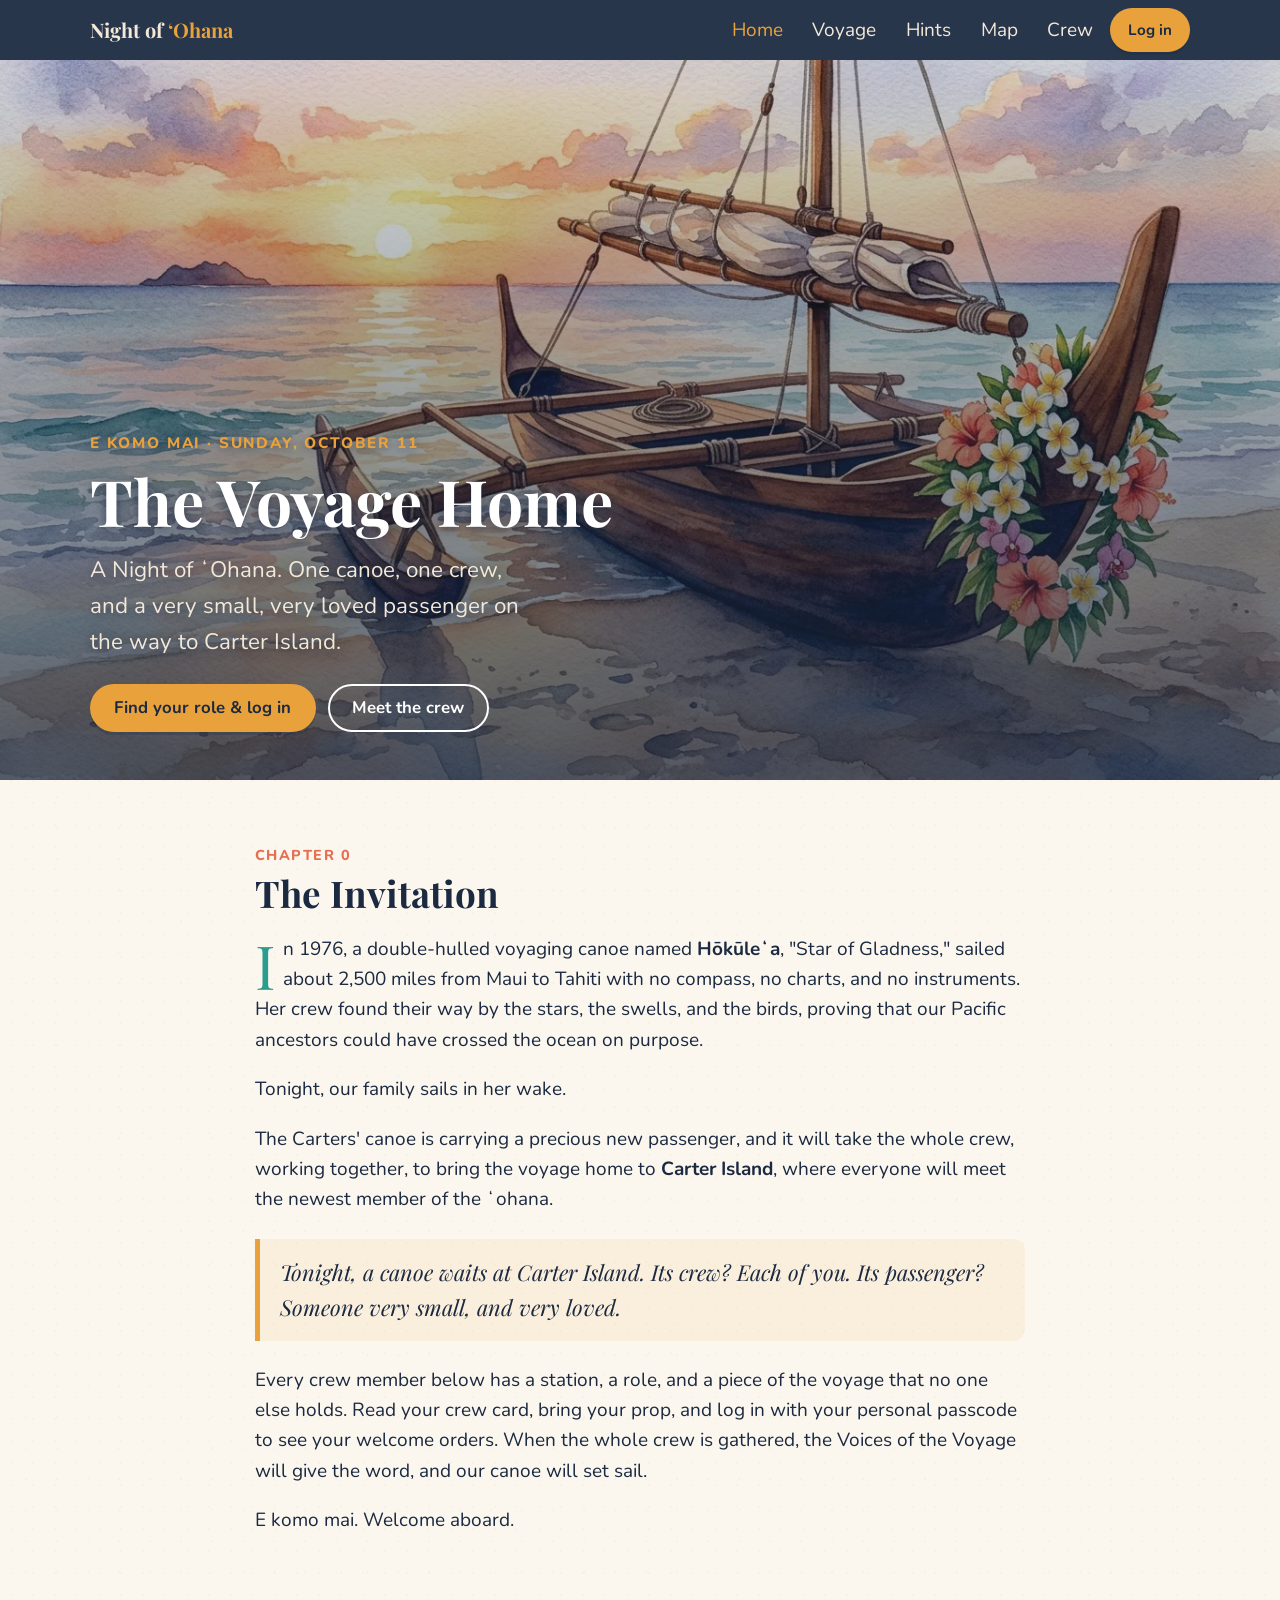
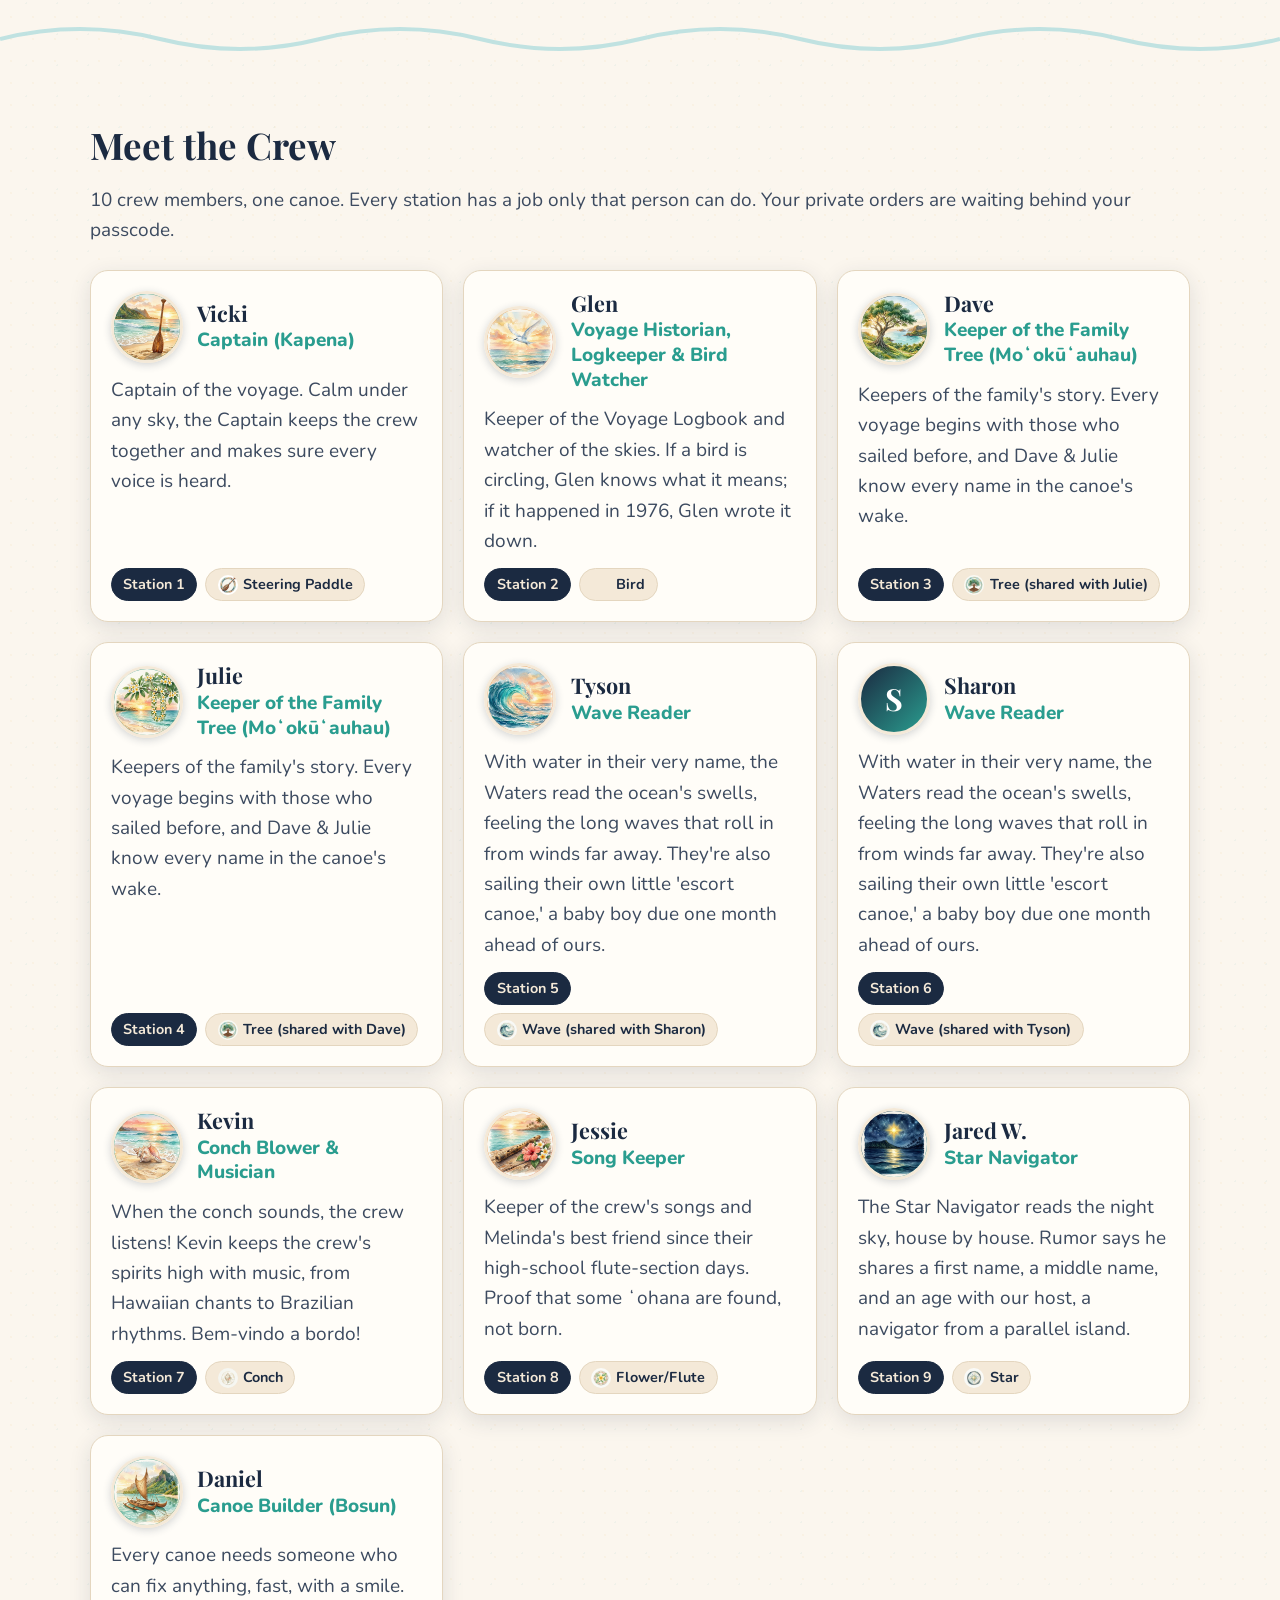
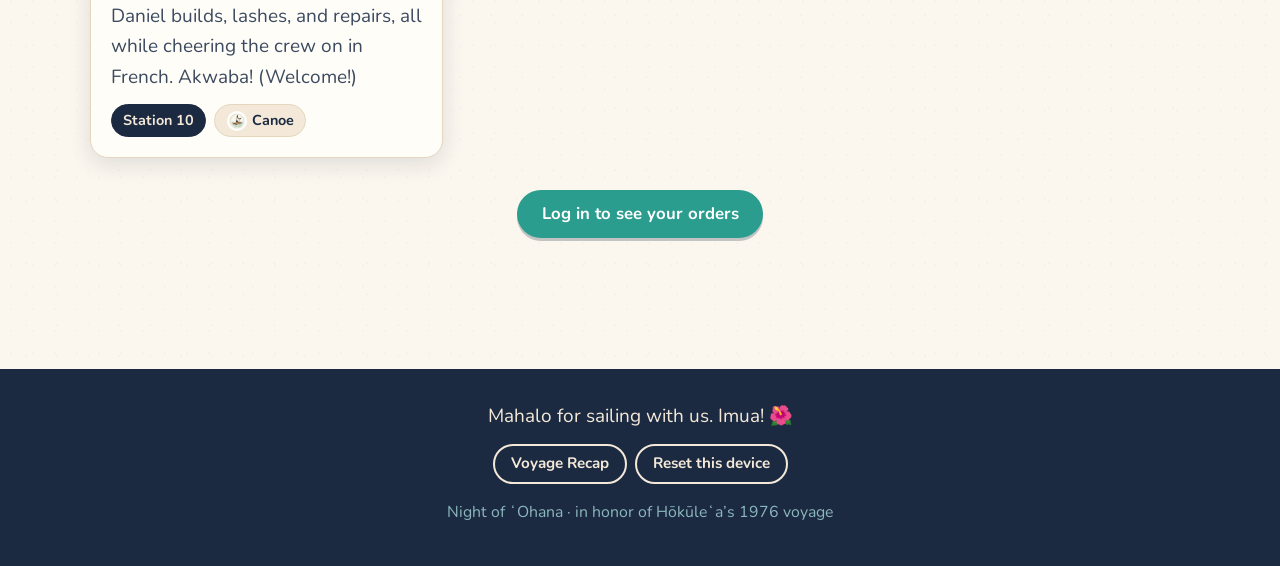
<file: index.html>
<!doctype html>
<html lang="en">
<head>
  <meta charset="utf-8">
  <meta name="viewport" content="width=device-width, initial-scale=1, viewport-fit=cover">
  <title>The Voyage Home · Night of ʻOhana</title>
  <meta name="description" content="A Night of ʻOhana: the crew sails in Hōkūleʻa's wake to Carter Island.">
  <meta name="robots" content="noindex, nofollow">
  <meta name="theme-color" content="#1B2A41">
  <link rel="icon" href="data:image/svg+xml,%3Csvg xmlns='http://www.w3.org/2000/svg' viewBox='0 0 100 100'%3E%3Ctext y='.9em' font-size='90'%3E%F0%9F%8C%BA%3C/text%3E%3C/svg%3E">
  <link rel="manifest" href="manifest.json">
  <meta name="apple-mobile-web-app-capable" content="yes">
  <meta name="apple-mobile-web-app-status-bar-style" content="black-translucent">
  <meta name="apple-mobile-web-app-title" content="ʻOhana Voyage">
  <link rel="preconnect" href="https://fonts.googleapis.com">
  <link rel="preconnect" href="https://fonts.gstatic.com" crossorigin>
  <link rel="stylesheet" href="https://fonts.googleapis.com/css2?family=Nunito:wght@400;700;800&family=Playfair+Display:ital,wght@0,600;0,700;1,600&display=swap">
  <link rel="stylesheet" href="css/style.css">
  <script type="module" src="js/index.js"></script>
</head>
<body>
  <a class="sr-only" href="#intro">Skip to the story</a>

  <header class="site-header">
    <div class="container">
      <a class="brand" href="./">Night of <span>ʻOhana</span></a>
      <nav class="site-nav" aria-label="Main">
        <a href="./" aria-current="page">Home</a>
        <a href="voyage.html">Voyage</a>
        <a href="hints.html">Hints</a>
        <a href="map.html">Map</a>
        <a href="#crew">Crew</a>
        <a id="login-link" class="btn btn-small" href="me.html">Log in</a>
      </nav>
    </div>
  </header>

  <main>
    <section class="hero" id="hero" aria-labelledby="hero-title">
      <!-- Placeholder art until the watercolor hero (assets/img/ch00.webp) exists. -->
      <svg class="hero-art" viewBox="0 0 1200 700" preserveAspectRatio="xMidYMax slice" aria-hidden="true">
        <g fill="#F4E9D8">
          <circle cx="140" cy="90" r="2"/><circle cx="260" cy="150" r="1.6"/><circle cx="420" cy="70" r="2.2"/>
          <circle cx="610" cy="120" r="1.5"/><circle cx="780" cy="60" r="2"/><circle cx="930" cy="140" r="1.7"/>
          <circle cx="1080" cy="80" r="2.3"/><circle cx="1010" cy="200" r="1.4"/><circle cx="330" cy="230" r="1.3"/>
        </g>
        <circle cx="600" cy="505" r="95" fill="#E9A23B" opacity="0.9"/>
        <g class="swell s2" fill="#1f6f68" opacity="0.85">
          <path d="M-60 560 Q 90 535 240 560 T 540 560 T 840 560 T 1140 560 T 1440 560 V 700 H -60 Z"/>
        </g>
        <g class="canoe" fill="#1B2A41">
          <!-- double-hulled canoe with two crab-claw sails -->
          <path d="M470 560 Q 600 585 735 552 L 728 566 Q 600 600 478 572 Z"/>
          <path d="M488 548 Q 600 568 718 542 L 712 553 Q 600 580 494 559 Z" opacity="0.85"/>
          <rect x="500" y="540" width="200" height="6" rx="3"/>
          <path d="M560 545 L 520 410 Q 560 440 590 400 Z"/>
          <path d="M640 545 L 610 430 Q 645 455 672 420 Z"/>
          <rect x="558" y="420" width="4" height="125"/>
          <rect x="638" y="440" width="4" height="105"/>
        </g>
        <g class="swell" fill="#2A9D8F">
          <path d="M-60 600 Q 110 575 280 600 T 620 600 T 960 600 T 1300 600 T 1640 600 V 700 H -60 Z"/>
        </g>
        <path d="M0 655 Q 300 630 600 650 T 1200 645 V 700 H 0 Z" fill="#F4E9D8" opacity="0.9"/>
      </svg>

      <div class="container hero-content">
        <p class="eyebrow">E komo mai · Sunday, October 11</p>
        <h1 id="hero-title">The Voyage Home</h1>
        <p class="lede">A Night of ʻOhana. One canoe, one crew, and a very small, very loved passenger on the way to Carter Island.</p>
        <div class="hero-actions">
          <a class="btn" href="me.html">Find your role &amp; log in</a>
          <a class="btn btn-ghost" href="#crew">Meet the crew</a>
        </div>
      </div>
    </section>

    <section id="intro" class="section" aria-labelledby="intro-title">
      <div class="container prose">
        <p class="chapter-label">Chapter 0</p>
        <h2 id="intro-title">The Invitation</h2>
        <div id="intro-body" class="story">
          <p>In 1976, a double-hulled canoe named <strong>Hōkūleʻa</strong> (“Star of Gladness”) sailed 2,500 miles from Maui to Tahiti with no compass, no charts, and no instruments, proving that ancestors could have crossed the Pacific on purpose, guided by stars, swells, and birds.</p>
          <p>Tonight the family sails in her wake. The Carters’ canoe carries a precious new passenger, and only the whole crew working together can bring the voyage home to <strong>Carter Island</strong>, where everyone will meet the newest member of the ʻohana.</p>
          <blockquote><p>Tonight, a canoe waits at Carter Island. Its crew? Each of you. Its passenger? Someone very small, and very loved.</p></blockquote>
        </div>
      </div>
    </section>

    <div class="wave-divider" aria-hidden="true">
      <svg viewBox="0 0 1200 40" preserveAspectRatio="none"><path d="M0 20 Q 75 0 150 20 T 300 20 T 450 20 T 600 20 T 750 20 T 900 20 T 1050 20 T 1200 20" fill="none" stroke="currentColor" stroke-width="4"/></svg>
    </div>

    <section id="crew" class="section" aria-labelledby="crew-title">
      <div class="container">
        <h2 id="crew-title">Meet the Crew</h2>
        <p class="muted"><span id="crew-count">10</span> crew members, one canoe. Every station has a job only that person can do. Your private orders are waiting behind your passcode.</p>
        <div id="crew-grid" class="crew-grid" aria-live="polite">
          <p class="muted">Gathering the crew…</p>
        </div>
        <noscript><p class="msg-error">Please turn on JavaScript to see the crew.</p></noscript>
        <p class="center" style="margin-top:2rem"><a class="btn btn-teal" href="me.html">Log in to see your orders</a></p>
      </div>
    </section>
  </main>

  <footer class="site-footer">
    <div class="container">
      <p>Mahalo for sailing with us. Imua! 🌺</p>
      <div class="footer-actions">
        <a href="recap.html" class="btn btn-ghost btn-small">Voyage Recap</a>
        <button id="reset-btn" class="btn btn-ghost btn-small" type="button">Reset this device</button>
      </div>
      <small>Night of ʻOhana · in honor of Hōkūleʻa’s 1976 voyage</small>
    </div>
  </footer>
</body>
</html>
</file>
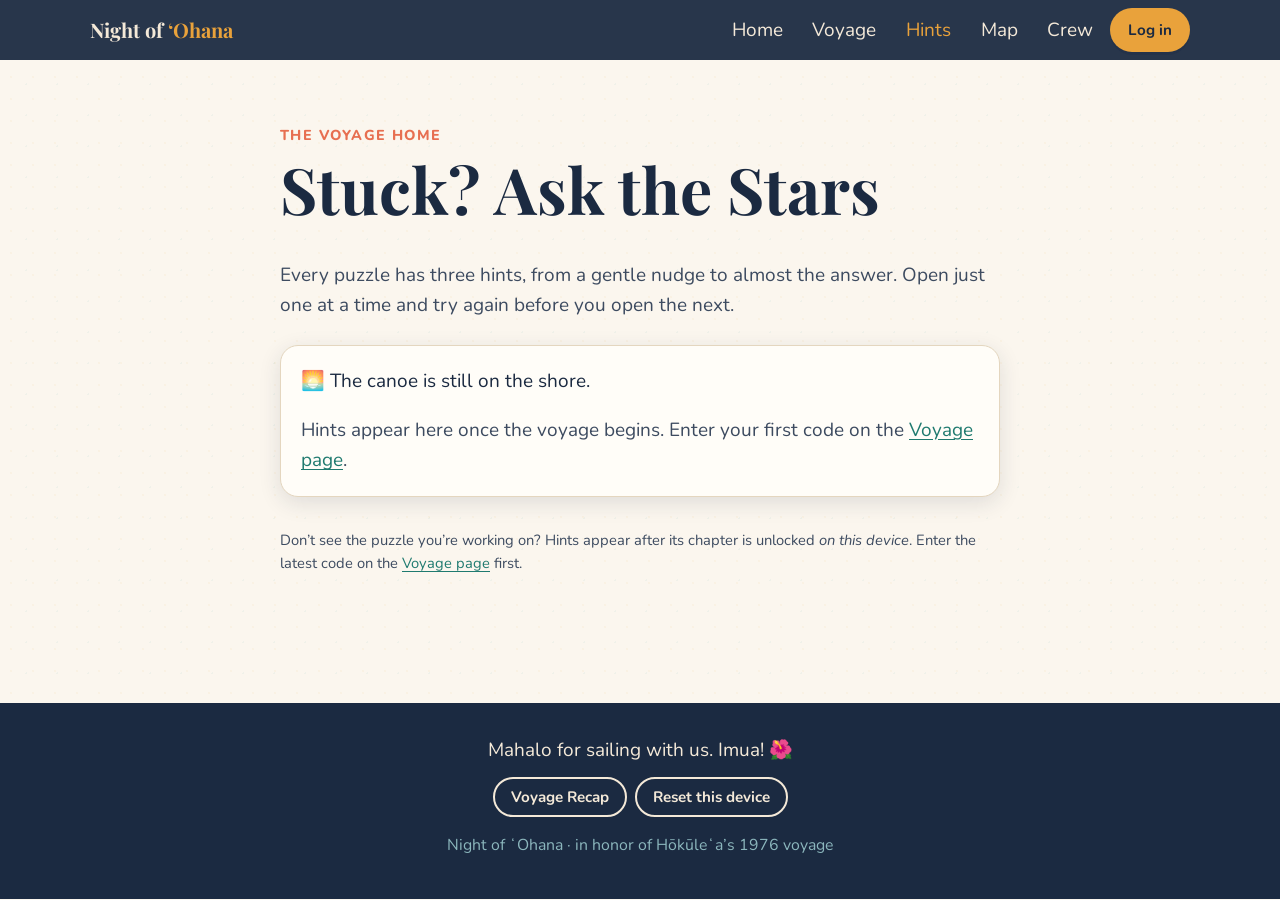
<file: hints.html>
<!doctype html>
<html lang="en">
<head>
  <meta charset="utf-8">
  <meta name="viewport" content="width=device-width, initial-scale=1, viewport-fit=cover">
  <title>Hints · Night of ʻOhana</title>
  <meta name="description" content="Stuck on a puzzle? Open a hint, one small step at a time.">
  <meta name="robots" content="noindex, nofollow">
  <meta name="theme-color" content="#1B2A41">
  <link rel="icon" href="data:image/svg+xml,%3Csvg xmlns='http://www.w3.org/2000/svg' viewBox='0 0 100 100'%3E%3Ctext y='.9em' font-size='90'%3E%F0%9F%8C%BA%3C/text%3E%3C/svg%3E">
  <link rel="manifest" href="manifest.json">
  <meta name="apple-mobile-web-app-capable" content="yes">
  <meta name="apple-mobile-web-app-status-bar-style" content="black-translucent">
  <meta name="apple-mobile-web-app-title" content="ʻOhana Voyage">
  <link rel="preconnect" href="https://fonts.googleapis.com">
  <link rel="preconnect" href="https://fonts.gstatic.com" crossorigin>
  <link rel="stylesheet" href="https://fonts.googleapis.com/css2?family=Nunito:wght@400;700;800&family=Playfair+Display:ital,wght@0,600;0,700;1,600&display=swap">
  <link rel="stylesheet" href="css/style.css">
  <script type="module" src="js/hints.js"></script>
</head>
<body>
  <a class="sr-only" href="#main">Skip to the hints</a>

  <header class="site-header">
    <div class="container">
      <a class="brand" href="./">Night of <span>ʻOhana</span></a>
      <nav class="site-nav" aria-label="Main">
        <a href="./">Home</a>
        <a href="voyage.html">Voyage</a>
        <a href="hints.html" aria-current="page">Hints</a>
        <a href="map.html">Map</a>
        <a href="./#crew">Crew</a>
        <a id="login-link" class="btn btn-small" href="me.html">Log in</a>
      </nav>
    </div>
  </header>

  <main id="main" class="section">
    <div class="container narrow">
      <p class="chapter-label">The Voyage Home</p>
      <h1>Stuck? Ask the Stars</h1>
      <p class="muted">Every puzzle has three hints, from a gentle nudge to almost the answer. Open just one at a time and try again before you open the next.</p>

      <div id="hint-list" class="hint-list" aria-live="polite">
        <p class="muted">Reading the stars…</p>
      </div>

      <p class="muted small hint-footnote">Don’t see the puzzle you’re working on? Hints appear after its chapter is unlocked <em>on this device</em>. Enter the latest code on the <a href="voyage.html">Voyage page</a> first.</p>

      <noscript><p class="msg-error">Please turn on JavaScript to see the hints.</p></noscript>
    </div>
  </main>

  <footer class="site-footer">
    <div class="container">
      <p>Mahalo for sailing with us. Imua! 🌺</p>
      <div class="footer-actions">
        <a href="recap.html" class="btn btn-ghost btn-small">Voyage Recap</a>
        <button id="reset-btn" class="btn btn-ghost btn-small" type="button">Reset this device</button>
      </div>
      <small>Night of ʻOhana · in honor of Hōkūleʻa’s 1976 voyage</small>
    </div>
  </footer>
</body>
</html>
</file>
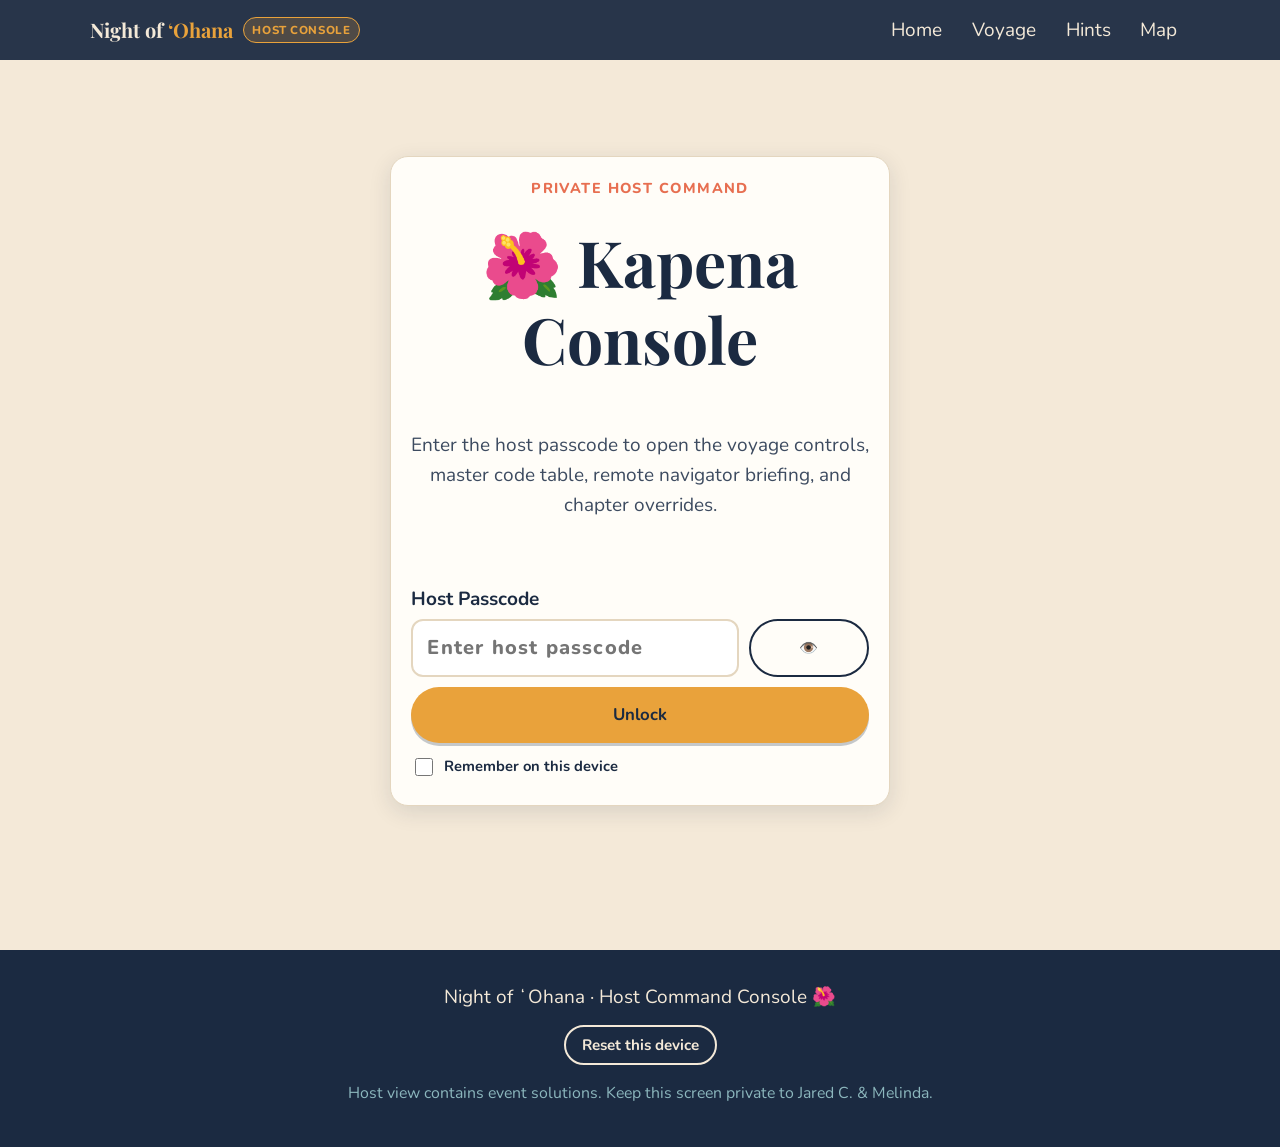
<file: host.html>
<!doctype html>
<html lang="en">
<head>
  <meta charset="utf-8">
  <meta name="viewport" content="width=device-width, initial-scale=1, viewport-fit=cover">
  <title>Host Console · Night of ʻOhana</title>
  <meta name="description" content="Host controls, master puzzle checklist, remote navigator briefing, and contingency notes for Jared C. and Melinda.">
  <meta name="robots" content="noindex, nofollow">
  <meta name="theme-color" content="#1B2A41">
  <link rel="icon" href="data:image/svg+xml,%3Csvg xmlns='http://www.w3.org/2000/svg' viewBox='0 0 100 100'%3E%3Ctext y='.9em' font-size='90'%3E%F0%9F%8C%BA%3C/text%3E%3C/svg%3E">
  <link rel="manifest" href="manifest.json">
  <meta name="apple-mobile-web-app-capable" content="yes">
  <meta name="apple-mobile-web-app-status-bar-style" content="black-translucent">
  <meta name="apple-mobile-web-app-title" content="ʻOhana Voyage">
  <link rel="preconnect" href="https://fonts.googleapis.com">
  <link rel="preconnect" href="https://fonts.gstatic.com" crossorigin>
  <link rel="stylesheet" href="https://fonts.googleapis.com/css2?family=Nunito:wght@400;700;800&family=Playfair+Display:ital,wght@0,600;0,700;1,600&display=swap">
  <link rel="stylesheet" href="css/style.css">
  <script type="module" src="js/host.js"></script>
  <script>
    if (window.location.protocol === 'file:') {
      document.addEventListener('DOMContentLoaded', () => {
        const loading = document.getElementById('loading');
        if (loading) {
          loading.innerHTML = `
            <div class="card" style="max-width: 580px; margin: 2rem auto; text-align: left; padding: 2rem; border: 2px solid #E28445; border-radius: 16px; background: rgba(27, 42, 65, 0.95); box-shadow: 0 12px 36px rgba(0,0,0,0.4);">
              <p class="chapter-label" style="color: #E28445; margin-bottom: 0.5rem; text-transform: uppercase; font-size: 0.85rem; letter-spacing: 0.05em;">🌺 Night of ʻOhana · Host Console</p>
              <h2 style="margin-top: 0; color: #FFFDF8; font-family: 'Playfair Display', Georgia, serif;">Local Web Server Required</h2>
              <p style="color: #F4E9D8; font-size: 0.95rem; line-height: 1.6;">Browsers block Web Crypto client-side decryption and JavaScript modules when opening files directly from the filesystem (<code>file:///</code>).</p>
              <div style="background: rgba(0,0,0,0.25); border-left: 3px solid #4FB0C6; padding: 1rem; border-radius: 6px; margin: 1.25rem 0;">
                <p style="margin: 0 0 0.5rem 0; font-weight: bold; color: #A8DADC;">How to open the console:</p>
                <ol style="margin: 0; padding-left: 1.25rem; color: #F4E9D8; line-height: 1.8;">
                  <li>Open your terminal in this repository folder</li>
                  <li>Run: <code style="background: #1B2A41; padding: 2px 6px; border-radius: 4px; color: #E9A23B;">npm run serve</code></li>
                  <li>Then visit: <a href="http://localhost:8080/host.html" style="color: #4FB0C6; font-weight: bold; text-decoration: underline;">http://localhost:8080/host.html</a></li>
                </ol>
              </div>
              <div style="display: flex; gap: 0.75rem; flex-wrap: wrap; margin-top: 1.25rem;">
                <a href="http://localhost:8080/host.html" class="btn" style="text-decoration: none; padding: 0.6rem 1.2rem; background: #2A9D8F; color: #fff; border-radius: 8px; font-weight: bold; display: inline-block;">Open localhost:8080</a>
                <a href="https://zowper.github.io/ohana-voyage/host.html" target="_blank" class="btn btn-ghost" style="text-decoration: none; padding: 0.6rem 1.2rem; border: 1px solid rgba(255,255,255,0.3); color: #F4E9D8; border-radius: 8px; display: inline-block;">Open on GitHub Pages</a>
              </div>
            </div>
          `;
        }
      });
    }
  </script>
</head>
<body class="host-page">
  <header class="site-header">
    <div class="container host-header-inner">
      <div class="brand-group">
        <a class="brand" href="./">Night of <span>ʻOhana</span></a>
        <span class="badge badge-host">Host Console</span>
      </div>
      <nav class="site-nav" aria-label="Main">
        <a href="./">Home</a>
        <a href="voyage.html">Voyage</a>
        <a href="hints.html">Hints</a>
        <a href="map.html">Map</a>
        <button id="lock-btn" class="btn btn-ghost btn-small hidden" type="button">Lock</button>
      </nav>
    </div>
  </header>

  <main id="main">
    <div id="loading" class="section container narrow text-center">
      <p class="muted">Checking host credentials…</p>
    </div>

    <!-- Login View (Locked state) -->
    <div id="login-view" class="section container narrow hidden">
      <div class="card login-card">
        <p class="chapter-label">Private Host Command</p>
        <h1>🌺 Kapena Console</h1>
        <p class="muted">Enter the host passcode to open the voyage controls, master code table, remote navigator briefing, and chapter overrides.</p>

        <form id="host-login-form" class="host-login-form" novalidate autocomplete="off">
          <label for="host-passcode-input">Host Passcode</label>
          <div class="code-row">
            <input id="host-passcode-input" name="passcode" type="password"
                   autocomplete="current-password" autocorrect="off" autocapitalize="none" spellcheck="false"
                   placeholder="Enter host passcode" aria-describedby="login-msg">
            <button id="toggle-pwd-btn" class="btn btn-ghost btn-small" type="button" aria-label="Show passcode">👁️</button>
            <button id="host-login-btn" class="btn" type="submit">Unlock</button>
          </div>
          <div class="remember-row">
            <label class="checkbox-label">
              <input id="remember-host" type="checkbox"> Remember on this device
            </label>
          </div>
          <p id="login-msg" class="code-msg" role="status" aria-live="polite"></p>
        </form>
      </div>
    </div>

    <!-- Dashboard View (Unlocked state) -->
    <div id="dashboard-view" class="section container hidden">
      <!-- Welcome / Host Status Header -->
      <section class="card host-hero-card" aria-labelledby="host-heading">
        <div class="host-hero-content">
          <div>
            <p class="chapter-label">The Voyage Home · Command Center</p>
            <h1 id="host-heading">Host Console</h1>
            <p id="host-greeting" class="muted">Aloha, Jared C. &amp; Melinda!</p>
          </div>
          <div id="device-sync-badge" class="device-status-badge">
            <span class="status-indicator"></span>
            <span id="device-status-text">Checking device status…</span>
          </div>
        </div>

        <nav class="host-quick-nav" aria-label="Host sections">
          <a class="host-nav-pill" href="#section-overrides">⚡ Overrides</a>
          <a class="host-nav-pill" href="#section-checklist">📋 Checklist &amp; Codes</a>
          <a class="host-nav-pill" href="#section-remote">📱 Remote Navigator</a>
          <a class="host-nav-pill" href="#section-crew">👥 Crew Passcodes</a>
          <a class="host-nav-pill" href="#section-vault">🧩 Puzzle Vault</a>
          <a class="host-nav-pill" href="#section-contingencies">🛟 Contingencies</a>
        </nav>
      </section>

      <!-- Section: Device Overrides ("Unlock up to chapter N") -->
      <section id="section-overrides" class="card host-section" aria-labelledby="overrides-heading">
        <div class="section-title-row">
          <div>
            <span class="section-tag">Device Controls</span>
            <h2 id="overrides-heading">⚡ Voyage Overrides &amp; TV Sync</h2>
          </div>
        </div>
        <p class="muted">
          Need to catch up this phone, the TV map screen, or test future acts? Select a target chapter to unlock every chapter up to that point on this device.
        </p>

        <div class="override-panel">
          <div class="override-controls">
            <div class="override-select-group">
              <label for="override-chapter-select">Unlock all chapters up to:</label>
              <select id="override-chapter-select" aria-label="Select target chapter">
                <option value="1">Chapter 1: Embark</option>
                <option value="2">Chapter 2: The Voyage Begins</option>
                <option value="3">Chapter 3: The Land Birds</option>
                <option value="4">Chapter 4: Roots in the Ocean</option>
                <option value="5">Chapter 5: Reading the Swells</option>
                <option value="6">Chapter 6: Friends Who Sail With Us</option>
                <option value="7">Chapter 7: Navigating by the Stars</option>
                <option value="8">Chapter 8: The Distant Island</option>
                <option value="9">Chapter 9: The Waymakers</option>
                <option value="10">Chapter 10: Landfall</option>
              </select>
            </div>
            <div class="override-btn-group">
              <button id="btn-unlock-upto" class="btn btn-teal" type="button">Unlock Up to Chapter</button>
              <button id="btn-unlock-all" class="btn" type="button">Unlock All Available</button>
              <button id="btn-reset-unlocks" class="btn btn-ghost btn-small" type="button">Reset Device Progress</button>
            </div>
          </div>

          <div id="override-feedback" class="override-feedback" role="status" aria-live="polite"></div>

          <div class="progress-track-wrap">
            <span class="progress-track-label">Device progress:</span>
            <div id="chapter-strip" class="chapter-strip">
              <!-- Rendered via JS -->
            </div>
          </div>

          <div class="override-links">
            <a class="btn btn-ghost btn-small" href="voyage.html" target="_blank" rel="noopener">Open Voyage Page ↗</a>
            <a class="btn btn-ghost btn-small" href="map.html" target="_blank" rel="noopener">Open TV Map Page ↗</a>
            <a class="btn btn-ghost btn-small" href="hints.html" target="_blank" rel="noopener">Open Hints Page ↗</a>
          </div>
        </div>
      </section>

      <!-- Section: Master Puzzle & Prop Checklist -->
      <section id="section-checklist" class="card host-section" aria-labelledby="checklist-heading">
        <div class="section-title-row">
          <div>
            <span class="section-tag">Run of Show</span>
            <h2 id="checklist-heading">📋 Master Checklist, Answers &amp; Props</h2>
          </div>
          <div class="checklist-summary">
            <span id="checklist-counter" class="badge">0 completed</span>
          </div>
        </div>
        <p class="muted">
          All puzzle steps, locks, containers, hiding spots, and answers in chronological order. Check items off as they happen during the event.
        </p>

        <div class="checklist-filter-bar">
          <div class="filter-btn-group" role="group" aria-label="Checklist filters">
            <button class="filter-btn is-active" data-filter="all" type="button">All Steps</button>
            <button class="filter-btn" data-filter="pending" type="button">Pending</button>
            <button class="filter-btn" data-filter="done" type="button">Completed</button>
          </div>
          <input id="checklist-search" type="text" placeholder="Search by puzzle, owner, lock, or location…" aria-label="Search steps">
        </div>

        <div id="steps-list" class="steps-list">
          <!-- Rendered via JS -->
        </div>
      </section>

      <!-- Section: Remote Navigator -->
      <section id="section-remote" class="card host-section" aria-labelledby="remote-heading">
        <div class="section-title-row">
          <div>
            <span class="section-tag">Surprise 11th Crew Member</span>
            <h2 id="remote-heading">📱 <span id="remote-name-heading">Remote Navigator</span></h2>
          </div>
          <span class="badge badge-new">Surprise</span>
        </div>

        <div class="remote-grid">
          <!-- Contact card -->
          <div class="remote-card card">
            <div class="remote-top">
              <div>
                <h3 id="remote-full-name" class="remote-title"></h3>
                <p id="remote-role-text" class="remote-role muted"></p>
                <p id="remote-location-text" class="small muted"></p>
              </div>
              <div class="remote-phone-box">
                <span class="remote-phone-label">Secret Phone Line</span>
                <span id="remote-phone-display" class="remote-phone-number">---</span>
                <div class="phone-action-btns">
                  <a id="remote-tel-btn" class="btn btn-small btn-teal" href="#">📞 Call</a>
                  <a id="remote-sms-btn" class="btn btn-small" href="#">💬 Text</a>
                  <button id="remote-copy-btn" class="btn btn-ghost btn-small" type="button">Copy</button>
                </div>
              </div>
            </div>

            <div class="remote-window-box">
              <strong>Call Window:</strong>
              <span id="remote-window-text"></span>
            </div>

            <div class="remote-cues-box">
              <h4>Host Text Cues</h4>
              <div id="remote-cues-list" class="remote-cues-list">
                <!-- Rendered via JS -->
              </div>
            </div>
          </div>

          <!-- Script & Fallback card -->
          <div class="remote-card card">
            <h3>Phone Call Flow &amp; Script</h3>
            <ol class="remote-flow-list">
              <li><strong>Call connects:</strong> Greets in character as the faraway navigator.</li>
              <li>
                <strong>Twin check with Sharon:</strong>
                <div class="twin-check-box">
                  <span class="label-badge">Question for Sharon:</span>
                  <p id="twin-question-text" class="twin-q-text"></p>
                </div>
              </li>
              <li>
                <strong>Code revealed:</strong> Word that opens the toolbox.
              </li>
              <li>
                <strong>Toolbox location revealed:</strong>
                <p id="remote-toolbox-loc" class="small muted"></p>
              </li>
              <li>
                <strong>Daniel wrist warning:</strong> Reminder about 123 screws!
              </li>
            </ol>

            <div class="contingency-box">
              <h4>⚠️ Fallback if Unreachable</h4>
              <p id="remote-fallback-text" class="small"></p>
            </div>
          </div>
        </div>
      </section>

      <!-- Section: Crew Passcodes & Roster -->
      <section id="section-crew" class="card host-section" aria-labelledby="crew-heading">
        <div class="section-title-row">
          <div>
            <span class="section-tag">Crew Directory</span>
            <h2 id="crew-heading">👥 Crew Passcodes &amp; Stations</h2>
          </div>
          <input id="crew-search" class="crew-search-input" type="text" placeholder="Filter by name or station…" aria-label="Search crew">
        </div>
        <p class="muted">
          All 10 player passcodes, station numbers, shell tokens, and personalized login links. If anyone forgets their code, you can find it and copy it instantly.
        </p>

        <div id="crew-table-wrap" class="crew-table-wrap">
          <table class="host-table crew-table">
            <thead>
              <tr>
                <th scope="col">Station</th>
                <th scope="col">Crew Member</th>
                <th scope="col">Role</th>
                <th scope="col">Passcode</th>
                <th scope="col">Shell Token</th>
                <th scope="col">UV Mark</th>
                <th scope="col">Personal Link</th>
              </tr>
            </thead>
            <tbody id="crew-tbody">
              <!-- Rendered via JS -->
            </tbody>
          </table>
        </div>
      </section>

      <!-- Section: Puzzle Vault (Reference Data) -->
      <section id="section-vault" class="card host-section" aria-labelledby="vault-heading">
        <div class="section-title-row">
          <div>
            <span class="section-tag">Mechanics</span>
            <h2 id="vault-heading">🧩 Puzzle Data Vault</h2>
          </div>
        </div>
        <p class="muted">
          Underlying data, tables, and mechanics for the multi-step puzzles. Keep this handy if guests ask questions or need nudges.
        </p>

        <div class="vault-accordion">
          <!-- UV Marks -->
          <details class="vault-item" open>
            <summary class="vault-summary"><strong>🔦 UV Marks on Role Cards</strong> (P1 &amp; P2)</summary>
            <div class="vault-body">
              <p class="small muted">
                Stations 1, 3, 5, 7, 9 spell the canoe name. Stations 2, 4, 6, 8, 10 feature birds with numbers; the 3 land birds in order give the 3-digit code.
              </p>
              <div id="uv-marks-table-wrap" class="table-scroll">
                <!-- Rendered via JS -->
              </div>
            </div>
          </details>

          <!-- Star Compass & Watches -->
          <details class="vault-item">
            <summary class="vault-summary"><strong>⭐ Star Compass &amp; Three Watches</strong> (P7 Distant Navigator)</summary>
            <div class="vault-body">
              <p class="small muted">
                Three watches decode via the 10 Star Compass houses (0–9) to form the 10-digit phone number.
              </p>
              <div id="star-watches-box" class="star-watches-box">
                <!-- Rendered via JS -->
              </div>
              <h4 class="mt-2">Star Compass Houses (0–9)</h4>
              <div id="star-houses-table-wrap" class="table-scroll">
                <!-- Rendered via JS -->
              </div>
            </div>
          </details>

          <!-- Swell Chart -->
          <details class="vault-item">
            <summary class="vault-summary"><strong>🌊 Swell Chart Waypoints</strong> (P4 Reading the Swells)</summary>
            <div class="vault-body">
              <p class="small muted">
                5 waypoints combine swell origin and helm direction to yield the 5 directional moves.
              </p>
              <div id="swell-chart-wrap" class="table-scroll">
                <!-- Rendered via JS -->
              </div>
            </div>
          </details>

          <!-- Song of Arrival -->
          <details class="vault-item">
            <summary class="vault-summary"><strong>🎵 Song of Arrival</strong> (P5 Kevin's Melody)</summary>
            <div class="vault-body">
              <p class="small muted">
                Circled notes on the sheet music are F – A – C – E. Song Keeper's Chart mapping (<span id="song-chart-label"></span>) translates them into the 4-digit code.
              </p>
            </div>
          </details>

          <!-- Landfall Tokens -->
          <details class="vault-item">
            <summary class="vault-summary"><strong>🏝️ Landfall &amp; Shell Tokens</strong> (P10 Carter Island Final Code)</summary>
            <div class="vault-body">
              <p class="small muted">
                The 9 shell tokens are placed on the Chart of Carter Island along the navigated route. 3 tokens carry invisible UV digits on their backs, read in route order to form the 3-digit Treasure Chest code.
              </p>
              <div id="landfall-tokens-wrap" class="table-scroll">
                <!-- Rendered via JS -->
              </div>
            </div>
          </details>
        </div>
      </section>

      <!-- Section: Contingencies -->
      <section id="section-contingencies" class="card host-section" aria-labelledby="contingencies-heading">
        <div class="section-title-row">
          <div>
            <span class="section-tag">Playbook</span>
            <h2 id="contingencies-heading">🛟 Contingency Notes &amp; Emergency Kit</h2>
          </div>
        </div>

        <div class="contingency-grid">
          <div class="card contingency-card">
            <h3>Event Contingencies</h3>
            <ul id="contingencies-list" class="contingencies-list">
              <!-- Rendered via JS -->
            </ul>
          </div>

          <div class="card contingency-card">
            <h3>Host Emergency Kit Checklist</h3>
            <ul class="emergency-checklist">
              <li><label><input type="checkbox"> Spare physical keys for Key Padlock #1 and #2</label></li>
              <li><label><input type="checkbox"> Extra screwdriver + power drill with bit (for 123-screw box)</label></li>
              <li><label><input type="checkbox"> Blacklight #1 (regular) + Blacklight #2 (365nm for tokens)</label></li>
              <li><label><input type="checkbox"> Spare AAA/AA batteries for blacklights</label></li>
              <li><label><input type="checkbox"> Printed Narration Script &amp; Host Cheat Sheet booklet</label></li>
              <li><label><input type="checkbox"> Spare pens &amp; leis for Nelson at the door</label></li>
            </ul>
          </div>
        </div>
      </section>
    </div>
  </main>

  <footer class="site-footer">
    <div class="container">
      <p>Night of ʻOhana · Host Command Console 🌺</p>
      <div class="footer-actions">
        <button id="footer-lock-btn" class="btn btn-ghost btn-small hidden" type="button">Lock Console</button>
        <button id="reset-btn" class="btn btn-ghost btn-small" type="button">Reset this device</button>
      </div>
      <small>Host view contains event solutions. Keep this screen private to Jared C. &amp; Melinda.</small>
    </div>
  </footer>

  <!-- Toast notification container -->
  <div id="host-toast" class="host-toast" role="status" aria-live="polite"></div>
</body>
</html>
</file>
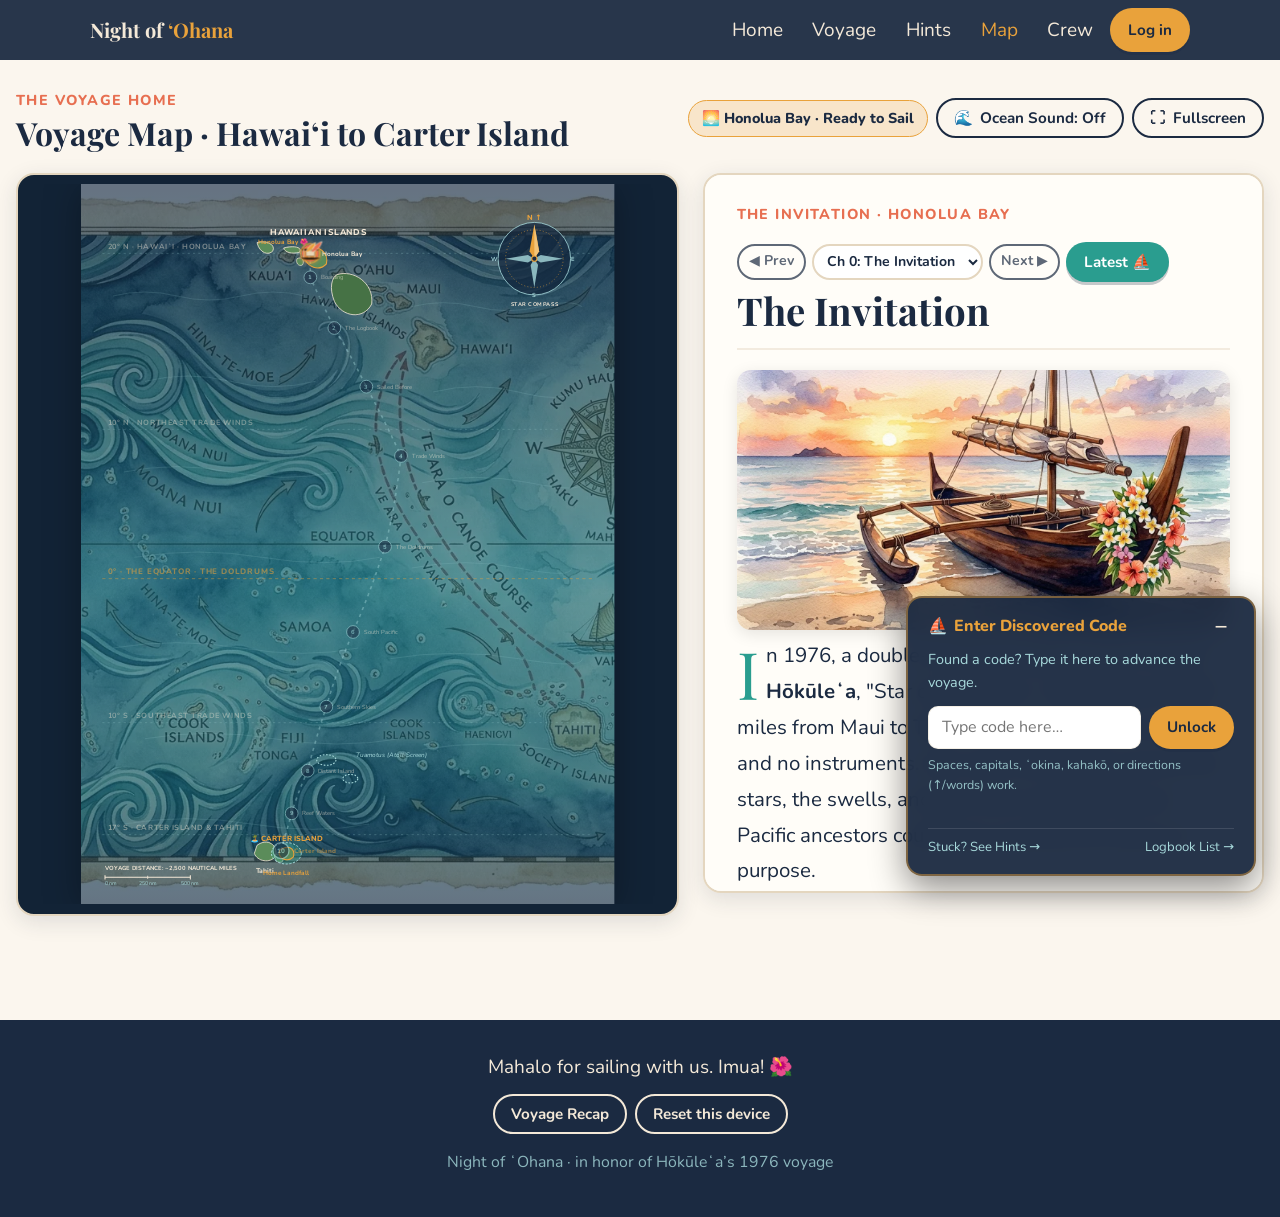
<file: map.html>
<!doctype html>
<html lang="en">
<head>
  <meta charset="utf-8">
  <meta name="viewport" content="width=device-width, initial-scale=1, viewport-fit=cover">
  <title>Voyage Map · Night of ʻOhana</title>
  <meta name="description" content="Follow our voyaging canoe from Hawaiʻi to Carter Island on the big map screen.">
  <meta name="robots" content="noindex, nofollow">
  <meta name="theme-color" content="#1B2A41">
  <link rel="icon" href="data:image/svg+xml,%3Csvg xmlns='http://www.w3.org/2000/svg' viewBox='0 0 100 100'%3E%3Ctext y='.9em' font-size='90'%3E%F0%9F%8C%BA%3C/text%3E%3C/svg%3E">
  <link rel="manifest" href="manifest.json">
  <meta name="apple-mobile-web-app-capable" content="yes">
  <meta name="apple-mobile-web-app-status-bar-style" content="black-translucent">
  <meta name="apple-mobile-web-app-title" content="ʻOhana Voyage">
  <link rel="preconnect" href="https://fonts.googleapis.com">
  <link rel="preconnect" href="https://fonts.gstatic.com" crossorigin>
  <link rel="stylesheet" href="https://fonts.googleapis.com/css2?family=Nunito:wght@400;700;800&family=Playfair+Display:ital,wght@0,600;0,700;1,600&display=swap">
  <link rel="stylesheet" href="css/style.css">
  <script type="module" src="js/map.js"></script>
</head>
<body class="map-body">
  <a class="sr-only" href="#map-card">Skip to voyage map</a>
  <a class="sr-only" href="#narration-card">Skip to chapter story</a>
  <a class="sr-only" href="#dock-input">Skip to code box</a>

  <header class="site-header">
    <div class="container">
      <a class="brand" href="./">Night of <span>ʻOhana</span></a>
      <nav class="site-nav" aria-label="Main">
        <a href="./">Home</a>
        <a href="voyage.html">Voyage</a>
        <a href="hints.html">Hints</a>
        <a href="map.html" aria-current="page">Map</a>
        <a href="./#crew">Crew</a>
        <a id="login-link" class="btn btn-small" href="me.html">Log in</a>
      </nav>
    </div>
  </header>

  <main id="main" class="map-main">
    <div class="map-layout-wrap">
      <!-- Top controls bar for TV mode -->
      <div class="map-toolbar">
        <div class="toolbar-title-group">
          <span class="chapter-label">The Voyage Home</span>
          <h1 class="map-heading">Voyage Map · Hawaiʻi to Carter Island</h1>
        </div>
        <div class="toolbar-actions">
          <span id="voyage-progress-chip" class="chip chip-progress" aria-live="polite">Honolua Bay · Ready to Sail</span>
          <!-- Mobile tab switcher (hidden on desktop/TV) -->
          <div class="mobile-tabs" role="tablist" aria-label="View selection">
            <button id="tab-map" class="tab-btn is-active" role="tab" aria-selected="true" aria-controls="map-card" type="button">🗺️ Map</button>
            <button id="tab-story" class="tab-btn" role="tab" aria-selected="false" aria-controls="narration-card" type="button">📜 Story</button>
          </div>
          <button id="audio-toggle-btn" class="btn btn-ghost btn-small audio-btn" type="button" aria-pressed="false" title="Toggle ambient ocean wave sounds">
            <span class="audio-icon" aria-hidden="true">🌊</span>
            <span id="audio-btn-label">Ocean Sound: Off</span>
          </button>
          <button id="fullscreen-toggle-btn" class="btn btn-ghost btn-small fs-btn" type="button" aria-pressed="false" title="Toggle full screen TV view">
            <span class="fs-icon" aria-hidden="true">⛶</span>
            <span id="fs-btn-label">Fullscreen</span>
          </button>
        </div>
      </div>

      <!-- TV Two-Column Grid: Map on Left, Big Narration on Right -->
      <div class="map-tv-grid">
        <!-- MAP COLUMN -->
        <section id="map-card" class="card map-canvas-card" aria-label="Voyage Map" role="tabpanel">
          <div class="map-svg-wrap">
            <svg id="voyage-svg" class="map-svg" viewBox="0 0 1000 1350" preserveAspectRatio="xMidYMid meet" role="img" aria-labelledby="svg-map-title svg-map-desc">
              <title id="svg-map-title">Voyage Map from Hawaiʻi to Carter Island</title>
              <desc id="svg-map-desc">Illustrated navigational chart showing the canoe's route across the Pacific Ocean from Maui south to Carter Island.</desc>

              <defs>
                <!-- Ocean watercolor gradient -->
                <linearGradient id="ocean-gradient" x1="0%" y1="0%" x2="0%" y2="100%">
                  <stop offset="0%" stop-color="#14283f" />
                  <stop offset="30%" stop-color="#184b5c" />
                  <stop offset="55%" stop-color="#1e6b7b" />
                  <stop offset="85%" stop-color="#1a5665" />
                  <stop offset="100%" stop-color="#132a40" />
                </linearGradient>

                <!-- Track glow -->
                <filter id="glow" x="-20%" y="-20%" width="140%" height="140%">
                  <feGaussianBlur stdDeviation="4" result="blur" />
                  <feMerge>
                    <feMergeNode in="blur" />
                    <feMergeNode in="SourceGraphic" />
                  </feMerge>
                </filter>

                <!-- Active waypoint beacon glow -->
                <radialGradient id="beacon-glow" cx="50%" cy="50%" r="50%">
                  <stop offset="0%" stop-color="#E9A23B" stop-opacity="0.9" />
                  <stop offset="50%" stop-color="#E76F51" stop-opacity="0.4" />
                  <stop offset="100%" stop-color="#E9A23B" stop-opacity="0" />
                </radialGradient>
              </defs>

              <!-- Deep Ocean Canvas -->
              <rect x="0" y="0" width="1000" height="1350" fill="url(#ocean-gradient)" />

              <!-- Watercolor mood art backdrop (wired in Phase 6) -->
              <image id="svg-bg-img" href="assets/img/map.webp" x="0" y="0" width="1000" height="1350" preserveAspectRatio="xMidYMid slice" opacity="0.35" style="display:none;" />

              <!-- Decorative ocean swell ripples (Polynesian swell motifs) -->
              <g class="ocean-swells" opacity="0.18" stroke="#A8DADC" stroke-width="1.5" fill="none">
                <path d="M 60 210 Q 120 195 180 210 T 300 210 T 420 210" />
                <path d="M 620 230 Q 680 215 740 230 T 860 230 T 940 230" />
                <path d="M 120 370 Q 200 350 280 370 T 440 370" />
                <path d="M 660 390 Q 740 370 820 390 T 920 390" />
                <path d="M 80 540 Q 180 520 280 540 T 480 540" />
                <path d="M 640 560 Q 740 540 840 560 T 940 560" />
                <path d="M 100 700 Q 220 680 340 700 T 560 700" />
                <path d="M 620 720 Q 720 700 820 720 T 920 720" />
                <path d="M 60 870 Q 180 850 300 870 T 520 870" />
                <path d="M 580 890 Q 700 870 820 890 T 940 890" />
                <path d="M 120 1040 Q 240 1020 360 1040 T 600 1040" />
                <path d="M 640 1060 Q 760 1040 880 1060" />
                <path d="M 80 1200 Q 200 1180 320 1200 T 540 1200" />
              </g>

              <!-- Latitude Guide Lines & Labels -->
              <!-- 20° N: Hawaiian Islands -->
              <g class="latitude-guide" opacity="0.45">
                <line x1="40" y1="130" x2="960" y2="130" stroke="#A8DADC" stroke-dasharray="4 6" stroke-width="1" />
                <text x="50" y="122" fill="#F4E9D8" font-size="14" font-weight="700" letter-spacing="1">20° N · HAWAIʻI · HONOLUA BAY</text>
              </g>

              <!-- 10° N: Northeast Trades -->
              <g class="latitude-guide" opacity="0.4">
                <line x1="40" y1="460" x2="960" y2="460" stroke="#A8DADC" stroke-dasharray="4 6" stroke-width="1" />
                <text x="50" y="452" fill="#F4E9D8" font-size="14" font-weight="700" letter-spacing="1">10° N · NORTHEAST TRADE WINDS</text>
              </g>

              <!-- 0°: The Equator / Doldrums -->
              <g class="latitude-guide" opacity="0.55">
                <line x1="40" y1="740" x2="960" y2="740" stroke="#E9A23B" stroke-dasharray="6 6" stroke-width="1.5" />
                <text x="50" y="732" fill="#E9A23B" font-size="15" font-weight="800" letter-spacing="1.5">0° · THE EQUATOR · THE DOLDRUMS</text>
              </g>

              <!-- 10° S: Southeast Trades -->
              <g class="latitude-guide" opacity="0.4">
                <line x1="40" y1="1010" x2="960" y2="1010" stroke="#A8DADC" stroke-dasharray="4 6" stroke-width="1" />
                <text x="50" y="1002" fill="#F4E9D8" font-size="14" font-weight="700" letter-spacing="1">10° S · SOUTHEAST TRADE WINDS</text>
              </g>

              <!-- 17° S: Society Islands / Carter Island -->
              <g class="latitude-guide" opacity="0.45">
                <line x1="40" y1="1220" x2="960" y2="1220" stroke="#A8DADC" stroke-dasharray="4 6" stroke-width="1" />
                <text x="50" y="1212" fill="#F4E9D8" font-size="14" font-weight="700" letter-spacing="1">17° S · CARTER ISLAND &amp; TAHITI</text>
              </g>

              <!-- ISLAND LANDMASSES -->
              <!-- North: Hawaiian Islands -->
              <g class="island-group" id="islands-hawaii">
                <!-- Oʻahu -->
                <path d="M 330 110 C 345 105 365 112 360 125 C 352 135 335 130 330 110 Z" fill="#5B8C5A" stroke="#F4E9D8" stroke-width="1.5" />
                <!-- Molokaʻi -->
                <path d="M 380 120 C 400 115 415 118 410 128 C 395 132 382 128 380 120 Z" fill="#5B8C5A" stroke="#F4E9D8" stroke-width="1.5" />
                <!-- Maui (Honolua Bay on NW coast) -->
                <path d="M 425 125 C 445 110 465 130 460 150 C 445 165 425 155 420 140 C 418 132 422 128 425 125 Z" fill="#5B8C5A" stroke="#E9A23B" stroke-width="2" />
                <!-- Lānaʻi -->
                <path d="M 405 140 C 415 135 420 145 415 152 C 408 155 402 148 405 140 Z" fill="#5B8C5A" stroke="#F4E9D8" stroke-width="1.2" />
                <!-- Hawaiʻi (Big Island) -->
                <path d="M 480 170 C 510 160 550 185 545 225 C 530 255 490 250 475 220 C 465 195 470 175 480 170 Z" fill="#467245" stroke="#F4E9D8" stroke-width="1.5" />
                <!-- Label: Hawaiian Islands -->
                <text x="445" y="95" fill="#F4E9D8" font-size="16" font-weight="800" text-anchor="middle" letter-spacing="1.5">HAWAIIAN ISLANDS</text>
                <text x="425" y="112" fill="#E9A23B" font-size="12" font-weight="700" text-anchor="end">Honolua Bay 🌺</text>
              </g>

              <!-- South: Tuamotu Atolls Screen & Tahiti & Carter Island -->
              <g class="island-group" id="islands-south">
                <!-- Tuamotu Coral Atoll Rings -->
                <ellipse cx="460" cy="1080" rx="18" ry="10" fill="none" stroke="#A8DADC" stroke-width="2" stroke-dasharray="3 3" />
                <ellipse cx="505" cy="1115" rx="14" ry="8" fill="none" stroke="#A8DADC" stroke-width="2" stroke-dasharray="3 3" />
                <text x="515" y="1075" fill="#A8DADC" font-size="12" font-style="italic">Tuamotus (Atoll Screen)</text>

                <!-- Tahiti Nui & Tahiti Iti -->
                <path d="M 330 1240 C 350 1225 370 1240 365 1260 C 355 1275 330 1270 325 1255 Z" fill="#5B8C5A" stroke="#F4E9D8" stroke-width="1.5" />
                <path d="M 363 1258 C 375 1252 382 1260 378 1270 C 372 1275 363 1270 363 1258 Z" fill="#5B8C5A" stroke="#F4E9D8" stroke-width="1.2" />
                <text x="345" y="1292" fill="#F4E9D8" font-size="13" font-weight="700" text-anchor="middle">Tahiti</text>

                <!-- Carter Island: Destination -->
                <!-- Turquoise coral lagoon ring -->
                <ellipse cx="385" cy="1255" rx="28" ry="20" fill="rgba(42, 157, 143, 0.35)" stroke="#A8DADC" stroke-width="1.8" stroke-dasharray="4 3" />
                <!-- Lush Carter Island landmass -->
                <path d="M 380 1245 C 394 1240 402 1250 398 1262 C 390 1270 376 1268 372 1258 C 370 1250 374 1246 380 1245 Z" fill="#5B8C5A" stroke="#E9A23B" stroke-width="2" />
                <!-- Little palm & beach star marker -->
                <text x="385" y="1232" fill="#E9A23B" font-size="14" font-weight="800" text-anchor="middle">🏝️ CARTER ISLAND</text>
                <text x="385" y="1295" fill="#E9A23B" font-size="12" font-weight="700" text-anchor="middle">Home Landfall</text>
              </g>

              <!-- Star Compass Rose (top right) -->
              <g class="compass-rose" transform="translate(850, 140)">
                <circle cx="0" cy="0" r="68" fill="rgba(20, 40, 63, 0.75)" stroke="#A8DADC" stroke-width="1.5" />
                <circle cx="0" cy="0" r="54" fill="none" stroke="#E9A23B" stroke-width="1" stroke-dasharray="2 4" />
                <!-- Cardinal Rays -->
                <!-- North Ray (Gold pointer with Star) -->
                <polygon points="0,-64 -9,-14 0,0 9,-14" fill="#E9A23B" />
                <polygon points="0,-64 0,0 9,-14" fill="#f4c478" />
                <!-- South Ray -->
                <polygon points="0,54 -7,12 0,0 7,12" fill="#A8DADC" opacity="0.8" />
                <!-- East Ray -->
                <polygon points="54,0 12,-7 0,0 12,7" fill="#A8DADC" opacity="0.8" />
                <!-- West Ray -->
                <polygon points="-54,0 -12,-7 0,0 -12,7" fill="#A8DADC" opacity="0.8" />
                <!-- Cardinal Labels -->
                <text x="0" y="-72" fill="#E9A23B" font-size="14" font-weight="800" text-anchor="middle">N ↑</text>
                <text x="0" y="72" fill="#A8DADC" font-size="11" font-weight="700" text-anchor="middle">S</text>
                <text x="68" y="4" fill="#A8DADC" font-size="11" font-weight="700" text-anchor="start">E</text>
                <text x="-68" y="4" fill="#A8DADC" font-size="11" font-weight="700" text-anchor="end">W</text>
                <!-- Center Pivot -->
                <circle cx="0" cy="0" r="5" fill="#1B2A41" stroke="#E9A23B" stroke-width="2" />
                <text x="0" y="88" fill="#F4E9D8" font-size="10" font-weight="700" text-anchor="middle" letter-spacing="1">STAR COMPASS</text>
              </g>

              <!-- Voyaging Route Track Line -->
              <!-- Base planned track (subtle dashed line) -->
              <path id="route-base" class="route-base"
                    d="M 430 130 L 430 175 Q 450 220 475 270 Q 505 320 535 380 Q 570 445 600 510 Q 590 600 570 680 Q 545 760 510 840 Q 480 910 460 980 Q 440 1040 425 1100 Q 405 1145 395 1180 L 375 1250"
                    fill="none" stroke="#A8DADC" stroke-width="3" stroke-dasharray="6 8" opacity="0.4" />

              <!-- Sailed Track (Solid glowing gold/coral path dynamically updated by JS) -->
              <path id="route-sailed" class="route-sailed"
                    d="M 430 130"
                    fill="none" stroke="#E9A23B" stroke-width="4.5" stroke-linecap="round" stroke-linejoin="round" filter="url(#glow)" />

              <!-- WAYPOINTS (11 chapters: Ch 0 to Ch 10) -->
              <g id="waypoints-group" class="waypoints-group">
                <!-- Ch 0: Honolua Bay (The Invitation) -->
                <g id="wp-ch00" class="waypoint is-unlocked" data-ch="ch00" transform="translate(430, 130)" tabindex="0" role="button" aria-label="Chapter 0: The Invitation">
                  <circle class="wp-hit" r="24" fill="transparent" />
                  <circle class="wp-ring" r="14" fill="#1B2A41" stroke="#E9A23B" stroke-width="2.5" />
                  <text class="wp-num" y="5" font-size="12" font-weight="800" fill="#E9A23B" text-anchor="middle">0</text>
                  <text class="wp-label" x="22" y="5" font-size="12" font-weight="700" fill="#F4E9D8">Honolua Bay</text>
                </g>

                <!-- Ch 1: Boarding Honolua Bay -->
                <g id="wp-ch01" class="waypoint is-locked" data-ch="ch01" transform="translate(430, 175)" tabindex="0" role="button" aria-label="Chapter 1: Boarding">
                  <circle class="wp-hit" r="24" fill="transparent" />
                  <circle class="wp-ring" r="12" fill="#1B2A41" stroke="#A8DADC" stroke-width="1.8" />
                  <text class="wp-num" y="4" font-size="11" font-weight="700" fill="#A8DADC" text-anchor="middle">1</text>
                  <text class="wp-label" x="20" y="4" font-size="11" fill="#F4E9D8">Boarding</text>
                </g>

                <!-- Ch 2: Maui Departure / Logbook -->
                <g id="wp-ch02" class="waypoint is-locked" data-ch="ch02" transform="translate(475, 270)" tabindex="0" role="button" aria-label="Chapter 2: The Logbook Opens">
                  <circle class="wp-hit" r="24" fill="transparent" />
                  <circle class="wp-ring" r="12" fill="#1B2A41" stroke="#A8DADC" stroke-width="1.8" />
                  <text class="wp-num" y="4" font-size="11" font-weight="700" fill="#A8DADC" text-anchor="middle">2</text>
                  <text class="wp-label" x="20" y="4" font-size="11" fill="#F4E9D8">The Logbook</text>
                </g>

                <!-- Ch 3: North Pacific Ocean -->
                <g id="wp-ch03" class="waypoint is-locked" data-ch="ch03" transform="translate(535, 380)" tabindex="0" role="button" aria-label="Chapter 3: Those Who Sailed Before">
                  <circle class="wp-hit" r="24" fill="transparent" />
                  <circle class="wp-ring" r="12" fill="#1B2A41" stroke="#A8DADC" stroke-width="1.8" />
                  <text class="wp-num" y="4" font-size="11" font-weight="700" fill="#A8DADC" text-anchor="middle">3</text>
                  <text class="wp-label" x="20" y="4" font-size="11" fill="#F4E9D8">Sailed Before</text>
                </g>

                <!-- Ch 4: Northeast Trades / Easting -->
                <g id="wp-ch04" class="waypoint is-locked" data-ch="ch04" transform="translate(600, 510)" tabindex="0" role="button" aria-label="Chapter 4: The Landfall Feast">
                  <circle class="wp-hit" r="24" fill="transparent" />
                  <circle class="wp-ring" r="12" fill="#1B2A41" stroke="#A8DADC" stroke-width="1.8" />
                  <text class="wp-num" y="4" font-size="11" font-weight="700" fill="#A8DADC" text-anchor="middle">4</text>
                  <text class="wp-label" x="20" y="4" font-size="11" fill="#F4E9D8">Trade Winds</text>
                </g>

                <!-- Ch 5: The Equator / Doldrums -->
                <g id="wp-ch05" class="waypoint is-locked" data-ch="ch05" transform="translate(570, 680)" tabindex="0" role="button" aria-label="Chapter 5: A Song for the Doldrums">
                  <circle class="wp-hit" r="24" fill="transparent" />
                  <circle class="wp-ring" r="12" fill="#1B2A41" stroke="#A8DADC" stroke-width="1.8" />
                  <text class="wp-num" y="4" font-size="11" font-weight="700" fill="#A8DADC" text-anchor="middle">5</text>
                  <text class="wp-label" x="20" y="4" font-size="11" fill="#F4E9D8">The Doldrums</text>
                </g>

                <!-- Ch 6: Southeast Trades / Friends -->
                <g id="wp-ch06" class="waypoint is-locked" data-ch="ch06" transform="translate(510, 840)" tabindex="0" role="button" aria-label="Chapter 6: Friends Who Sail With Us">
                  <circle class="wp-hit" r="24" fill="transparent" />
                  <circle class="wp-ring" r="12" fill="#1B2A41" stroke="#A8DADC" stroke-width="1.8" />
                  <text class="wp-num" y="4" font-size="11" font-weight="700" fill="#A8DADC" text-anchor="middle">6</text>
                  <text class="wp-label" x="20" y="4" font-size="11" fill="#F4E9D8">South Pacific</text>
                </g>

                <!-- Ch 7: Southern Skies / Stars -->
                <g id="wp-ch07" class="waypoint is-locked" data-ch="ch07" transform="translate(460, 980)" tabindex="0" role="button" aria-label="Chapter 7: Reading the Stars">
                  <circle class="wp-hit" r="24" fill="transparent" />
                  <circle class="wp-ring" r="12" fill="#1B2A41" stroke="#A8DADC" stroke-width="1.8" />
                  <text class="wp-num" y="4" font-size="11" font-weight="700" fill="#A8DADC" text-anchor="middle">7</text>
                  <text class="wp-label" x="20" y="4" font-size="11" fill="#F4E9D8">Southern Skies</text>
                </g>

                <!-- Ch 8: Near Tuamotus / Distant Island -->
                <g id="wp-ch08" class="waypoint is-locked" data-ch="ch08" transform="translate(425, 1100)" tabindex="0" role="button" aria-label="Chapter 8: A Voice From a Distant Island">
                  <circle class="wp-hit" r="24" fill="transparent" />
                  <circle class="wp-ring" r="12" fill="#1B2A41" stroke="#A8DADC" stroke-width="1.8" />
                  <text class="wp-num" y="4" font-size="11" font-weight="700" fill="#A8DADC" text-anchor="middle">8</text>
                  <text class="wp-label" x="20" y="4" font-size="11" fill="#F4E9D8">Distant Island</text>
                </g>

                <!-- Ch 9: Reef Waters / Rebuilding -->
                <g id="wp-ch09" class="waypoint is-locked" data-ch="ch09" transform="translate(395, 1180)" tabindex="0" role="button" aria-label="Chapter 9: Rebuilding the Canoe">
                  <circle class="wp-hit" r="24" fill="transparent" />
                  <circle class="wp-ring" r="12" fill="#1B2A41" stroke="#A8DADC" stroke-width="1.8" />
                  <text class="wp-num" y="4" font-size="11" font-weight="700" fill="#A8DADC" text-anchor="middle">9</text>
                  <text class="wp-label" x="20" y="4" font-size="11" fill="#F4E9D8">Reef Waters</text>
                </g>

                <!-- Ch 10: Carter Island / Landfall -->
                <g id="wp-ch10" class="waypoint is-locked" data-ch="ch10" transform="translate(375, 1250)" tabindex="0" role="button" aria-label="Chapter 10: Landfall">
                  <circle class="wp-hit" r="26" fill="transparent" />
                  <circle class="wp-ring" r="15" fill="#1B2A41" stroke="#A8DADC" stroke-width="2.5" />
                  <text class="wp-num" y="5" font-size="12" font-weight="800" fill="#A8DADC" text-anchor="middle">10</text>
                  <text class="wp-label" x="24" y="5" font-size="12" font-weight="800" fill="#E9A23B">Carter Island</text>
                </g>
              </g>

              <!-- Voyaging vessel marker -->
              <!-- Positioned dynamically via SVG transform="translate(x, y)" -->
              <g id="canoe-marker" class="canoe-marker" transform="translate(430, 130)" aria-hidden="true">
                <!-- Glowing beacon waves beneath canoe -->
                <circle class="beacon-pulse" cx="0" cy="0" r="26" fill="url(#beacon-glow)" />
                <circle class="beacon-ring" cx="0" cy="0" r="18" fill="none" stroke="#E9A23B" stroke-width="2" />

                <!-- Bobbing Voyaging Canoe Graphics -->
                <g class="canoe-boat">
                  <!-- Twin Hulls (Polynesian double-hull) -->
                  <path d="M -18 8 C -14 14 14 14 18 8 C 14 7 -14 7 -18 8 Z" fill="#2c1a0e" stroke="#E9A23B" stroke-width="0.8" />
                  <path d="M -18 -8 C -14 -2 14 -2 18 -8 C 14 -9 -14 -9 -18 -8 Z" fill="#2c1a0e" stroke="#E9A23B" stroke-width="0.8" />
                  <!-- Connecting Crossbeams (ʻiako) -->
                  <line x1="-12" y1="-8" x2="-12" y2="8" stroke="#d5b487" stroke-width="1.8" />
                  <line x1="-2" y1="-8" x2="-2" y2="8" stroke="#d5b487" stroke-width="1.8" />
                  <line x1="8" y1="-8" x2="8" y2="8" stroke="#d5b487" stroke-width="1.8" />
                  <!-- Center Deck Platform -->
                  <rect x="-8" y="-5" width="16" height="10" rx="1.5" fill="#e8d5b5" stroke="#8d6e49" stroke-width="1" />
                  <!-- Fore Crab-Claw Sail (Warm Sunset Coral & Cream) -->
                  <path d="M 2 -4 Q 10 -20 22 -22 Q 18 -8 4 -2 Z" fill="#E76F51" stroke="#F4E9D8" stroke-width="1" />
                  <!-- Aft Crab-Claw Sail -->
                  <path d="M -8 -4 Q 0 -18 10 -20 Q 7 -7 -6 -2 Z" fill="#E9A23B" stroke="#F4E9D8" stroke-width="1" />
                  <!-- Wake spray -->
                  <path d="M -18 0 Q -24 -4 -30 0 Q -24 4 -18 0 Z" fill="rgba(168, 218, 220, 0.4)" />
                </g>
              </g>

              <!-- Map Scale & Legend (bottom left) -->
              <g class="map-legend" transform="translate(45, 1300)">
                <text x="0" y="-14" fill="#F4E9D8" font-size="11" font-weight="700">VOYAGE DISTANCE: ~2,500 NAUTICAL MILES</text>
                <line x1="0" y1="0" x2="160" y2="0" stroke="#F4E9D8" stroke-width="2" />
                <line x1="0" y1="-4" x2="0" y2="4" stroke="#F4E9D8" stroke-width="2" />
                <line x1="80" y1="-3" x2="80" y2="3" stroke="#F4E9D8" stroke-width="1.5" />
                <line x1="160" y1="-4" x2="160" y2="4" stroke="#F4E9D8" stroke-width="2" />
                <text x="0" y="14" fill="#A8DADC" font-size="10">0 nm</text>
                <text x="80" y="14" fill="#A8DADC" font-size="10" text-anchor="middle">250 nm</text>
                <text x="160" y="14" fill="#A8DADC" font-size="10" text-anchor="middle">500 nm</text>
              </g>
            </svg>
          </div>
        </section>

        <!-- NARRATION COLUMN (BIG TV READOUT) -->
        <section id="narration-card" class="card narration-tv-card" aria-label="Chapter Narration" role="tabpanel">
          <!-- Chapter header & stepper bar -->
          <div class="narration-header">
            <div class="narration-meta">
              <span id="story-kicker" class="chapter-label">Chapter 0 · The Invitation</span>
              <div class="chapter-nav-btns">
                <button id="prev-ch-btn" class="btn btn-ghost btn-small nav-arrow-btn" type="button" aria-label="Previous Chapter" title="Previous chapter">◀ Prev</button>
                <label for="chapter-select" class="sr-only">Jump to chapter</label>
                <select id="chapter-select" class="chapter-dropdown" aria-label="Select Chapter">
                  <option value="ch00">Ch 0: The Invitation</option>
                </select>
                <button id="next-ch-btn" class="btn btn-ghost btn-small nav-arrow-btn" type="button" aria-label="Next Chapter" title="Next chapter">Next ▶</button>
                <button id="latest-ch-btn" class="btn btn-teal btn-small latest-btn" type="button" title="Jump to the furthest unlocked chapter">Latest ⛵</button>
              </div>
            </div>
            <h2 id="story-title" class="tv-story-title">The Invitation</h2>
          </div>

          <!-- Chapter Artwork container (auto loads when webp exists) -->
          <div id="story-art-wrap" class="tv-art-wrap" style="display:none;"></div>

          <!-- Narration text in large TV-friendly font -->
          <div class="tv-story-body">
            <div id="story-prose" class="story prose tv-prose">
              <p class="muted">Reading the logbook…</p>
            </div>

            <!-- Short narration toggle -->
            <div id="story-toggle-row" class="story-toggle-row" style="display:none;">
              <button id="story-toggle-btn" class="btn btn-ghost btn-small short-toggle" type="button" aria-pressed="false">Show the short version</button>
            </div>

            <!-- "On deck now" crew action card (from decrypted bodyHtml) -->
            <div id="story-on-deck" class="on-deck prose tv-on-deck" style="display:none;"></div>

            <!-- Hint link if chapter has an active puzzle -->
            <div id="story-hint-row" class="hint-row" style="display:none;">
              <a id="story-hint-link" class="orders-link" href="hints.html">🌟 Stuck on this leg? Get a hint →</a>
            </div>
          </div>
        </section>
      </div>

      <!-- CORNER ANSWER DOCK (TUCKED IN CORNER FOR TV / GUESTS) -->
      <aside id="code-dock" class="code-dock" aria-label="Unlock Code Entry">
        <div class="dock-header">
          <div class="dock-title-group">
            <span class="dock-icon" aria-hidden="true">⛵</span>
            <span class="dock-title">Enter Discovered Code</span>
          </div>
          <button id="dock-toggle-btn" class="btn-dock-toggle" type="button" aria-expanded="true" aria-controls="dock-body" title="Minimize or expand code box">
            <span id="dock-toggle-icon" aria-hidden="true">−</span>
            <span class="sr-only">Toggle code box</span>
          </button>
        </div>

        <div id="dock-body" class="dock-body">
          <p class="dock-desc">Found a code? Type it here to advance the voyage.</p>
          <form id="dock-form" class="dock-form" novalidate autocomplete="off">
            <div class="dock-input-row">
              <input id="dock-input" name="code" type="text" inputmode="text"
                     autocomplete="off" autocapitalize="characters" autocorrect="off" spellcheck="false"
                     placeholder="Type code here…" aria-describedby="dock-help dock-msg">
              <button id="dock-btn" class="btn btn-small btn-gold" type="submit">Unlock</button>
            </div>
            <p id="dock-help" class="dock-help muted small">Spaces, capitals, ʻokina, kahakō, or directions (↑/words) work.</p>
            <p id="dock-msg" class="dock-msg" role="status" aria-live="polite"></p>
          </form>
          <div class="dock-footer-links">
            <a href="hints.html" class="dock-link">Stuck? See Hints →</a>
            <a href="voyage.html" class="dock-link">Logbook List →</a>
          </div>
        </div>
      </aside>
    </div>
  </main>

  <footer class="site-footer">
    <div class="container">
      <p>Mahalo for sailing with us. Imua! 🌺</p>
      <div class="footer-actions">
        <a href="recap.html" class="btn btn-ghost btn-small">Voyage Recap</a>
        <button id="reset-btn" class="btn btn-ghost btn-small" type="button">Reset this device</button>
      </div>
      <small>Night of ʻOhana · in honor of Hōkūleʻa’s 1976 voyage</small>
    </div>
  </footer>
</body>
</html>
</file>
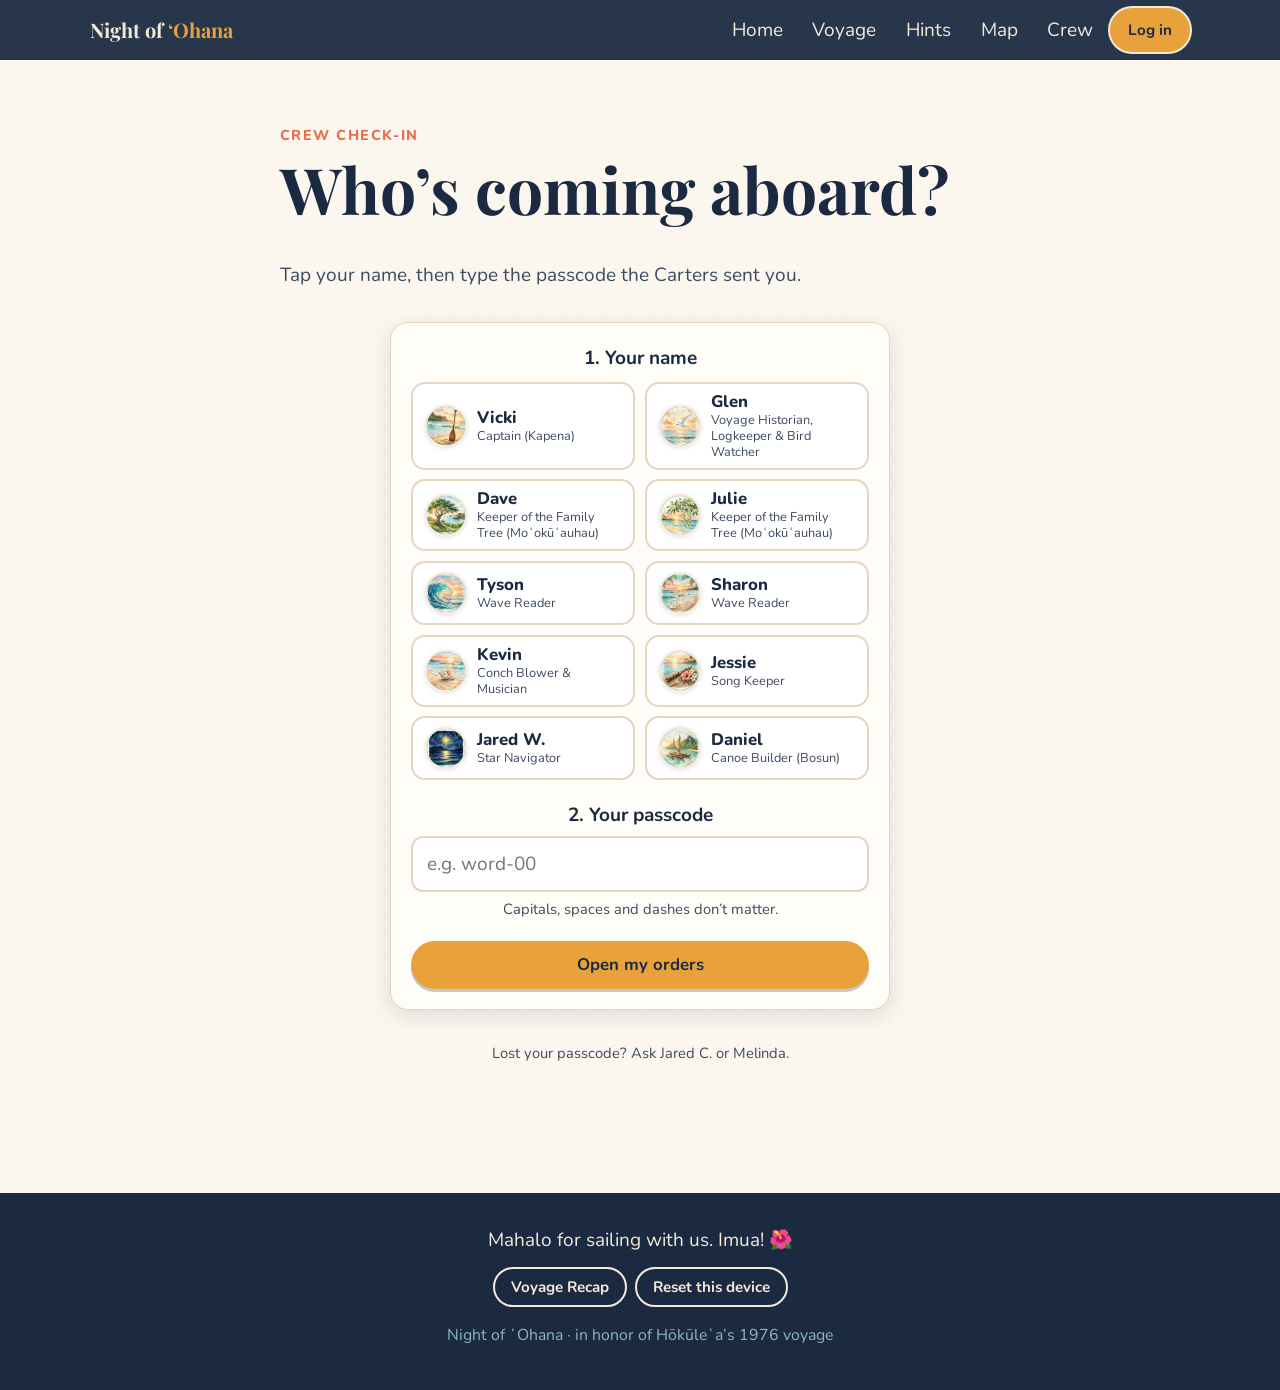
<file: me.html>
<!doctype html>
<html lang="en">
<head>
  <meta charset="utf-8">
  <meta name="viewport" content="width=device-width, initial-scale=1, viewport-fit=cover">
  <title>My Orders · Night of ʻOhana</title>
  <meta name="description" content="Log in with your personal passcode to see your role and private orders.">
  <meta name="robots" content="noindex, nofollow">
  <meta name="theme-color" content="#1B2A41">
  <link rel="icon" href="data:image/svg+xml,%3Csvg xmlns='http://www.w3.org/2000/svg' viewBox='0 0 100 100'%3E%3Ctext y='.9em' font-size='90'%3E%F0%9F%8C%BA%3C/text%3E%3C/svg%3E">
  <link rel="manifest" href="manifest.json">
  <meta name="apple-mobile-web-app-capable" content="yes">
  <meta name="apple-mobile-web-app-status-bar-style" content="black-translucent">
  <meta name="apple-mobile-web-app-title" content="ʻOhana Voyage">
  <link rel="preconnect" href="https://fonts.googleapis.com">
  <link rel="preconnect" href="https://fonts.gstatic.com" crossorigin>
  <link rel="stylesheet" href="https://fonts.googleapis.com/css2?family=Nunito:wght@400;700;800&family=Playfair+Display:ital,wght@0,600;0,700;1,600&display=swap">
  <link rel="stylesheet" href="css/style.css">
  <script type="module" src="js/me.js"></script>
</head>
<body>
  <a class="sr-only" href="#main">Skip to your orders</a>

  <header class="site-header">
    <div class="container">
      <a class="brand" href="./">Night of <span>ʻOhana</span></a>
      <nav class="site-nav" aria-label="Main">
        <a href="./">Home</a>
        <a href="voyage.html">Voyage</a>
        <a href="hints.html">Hints</a>
        <a href="map.html">Map</a>
        <a href="./#crew">Crew</a>
        <a id="login-link" class="btn btn-small" href="me.html" aria-current="page">Log in</a>
      </nav>
    </div>
  </header>

  <main id="main" class="section">
    <div class="container narrow">

      <!-- Shown while we check a saved login -->
      <p id="loading" class="muted center">Checking the tide charts…</p>

      <!-- ===== Login ===== -->
      <section id="login-view" class="hidden" aria-labelledby="login-title">
        <p class="chapter-label">Crew check-in</p>
        <h1 id="login-title">Who’s coming aboard?</h1>
        <p class="muted">Tap your name, then type the passcode the Carters sent you.</p>

        <form id="login-form" class="card login-card" novalidate>
          <fieldset class="name-picker">
            <legend>1. Your name</legend>
            <div id="name-grid" class="name-grid" role="radiogroup" aria-label="Your name">
              <p class="muted">Gathering the crew…</p>
            </div>
          </fieldset>

          <div class="field">
            <label for="passcode">2. Your passcode</label>
            <input id="passcode" name="passcode" type="text" inputmode="text"
                   autocomplete="off" autocapitalize="none" autocorrect="off" spellcheck="false"
                   placeholder="e.g. word-00" required>
            <p class="muted small">Capitals, spaces and dashes don’t matter.</p>
          </div>

          <p id="login-msg" class="msg-error" role="alert" aria-live="assertive"></p>
          <button id="login-btn" class="btn btn-block" type="submit">Open my orders</button>
        </form>

        <p class="muted small center">Lost your passcode? Ask Jared C. or Melinda.</p>
      </section>

      <!-- ===== Logged in ===== -->
      <section id="me-view" class="hidden" aria-labelledby="me-title">
        <p class="chapter-label">Your station</p>
        <h1 id="me-title">Aloha!</h1>

        <div id="role-card" class="role-card"></div>

        <article id="teaser" class="card prose teaser" aria-label="Welcome aboard"></article>

        <section class="orders" aria-labelledby="orders-title">
          <h2 id="orders-title">Private orders</h2>
          <div id="orders" aria-live="polite"></div>
        </section>

        <p class="center switch-row">
          <button id="logout-btn" class="btn btn-ghost btn-small" type="button">Not you? Switch crew member</button>
        </p>
      </section>

      <noscript><p class="msg-error">Please turn on JavaScript to log in.</p></noscript>
    </div>
  </main>

  <footer class="site-footer">
    <div class="container">
      <p>Mahalo for sailing with us. Imua! 🌺</p>
      <div class="footer-actions">
        <a href="recap.html" class="btn btn-ghost btn-small">Voyage Recap</a>
        <button id="reset-btn" class="btn btn-ghost btn-small" type="button">Reset this device</button>
      </div>
      <small>Night of ʻOhana · in honor of Hōkūleʻa’s 1976 voyage</small>
    </div>
  </footer>
</body>
</html>
</file>
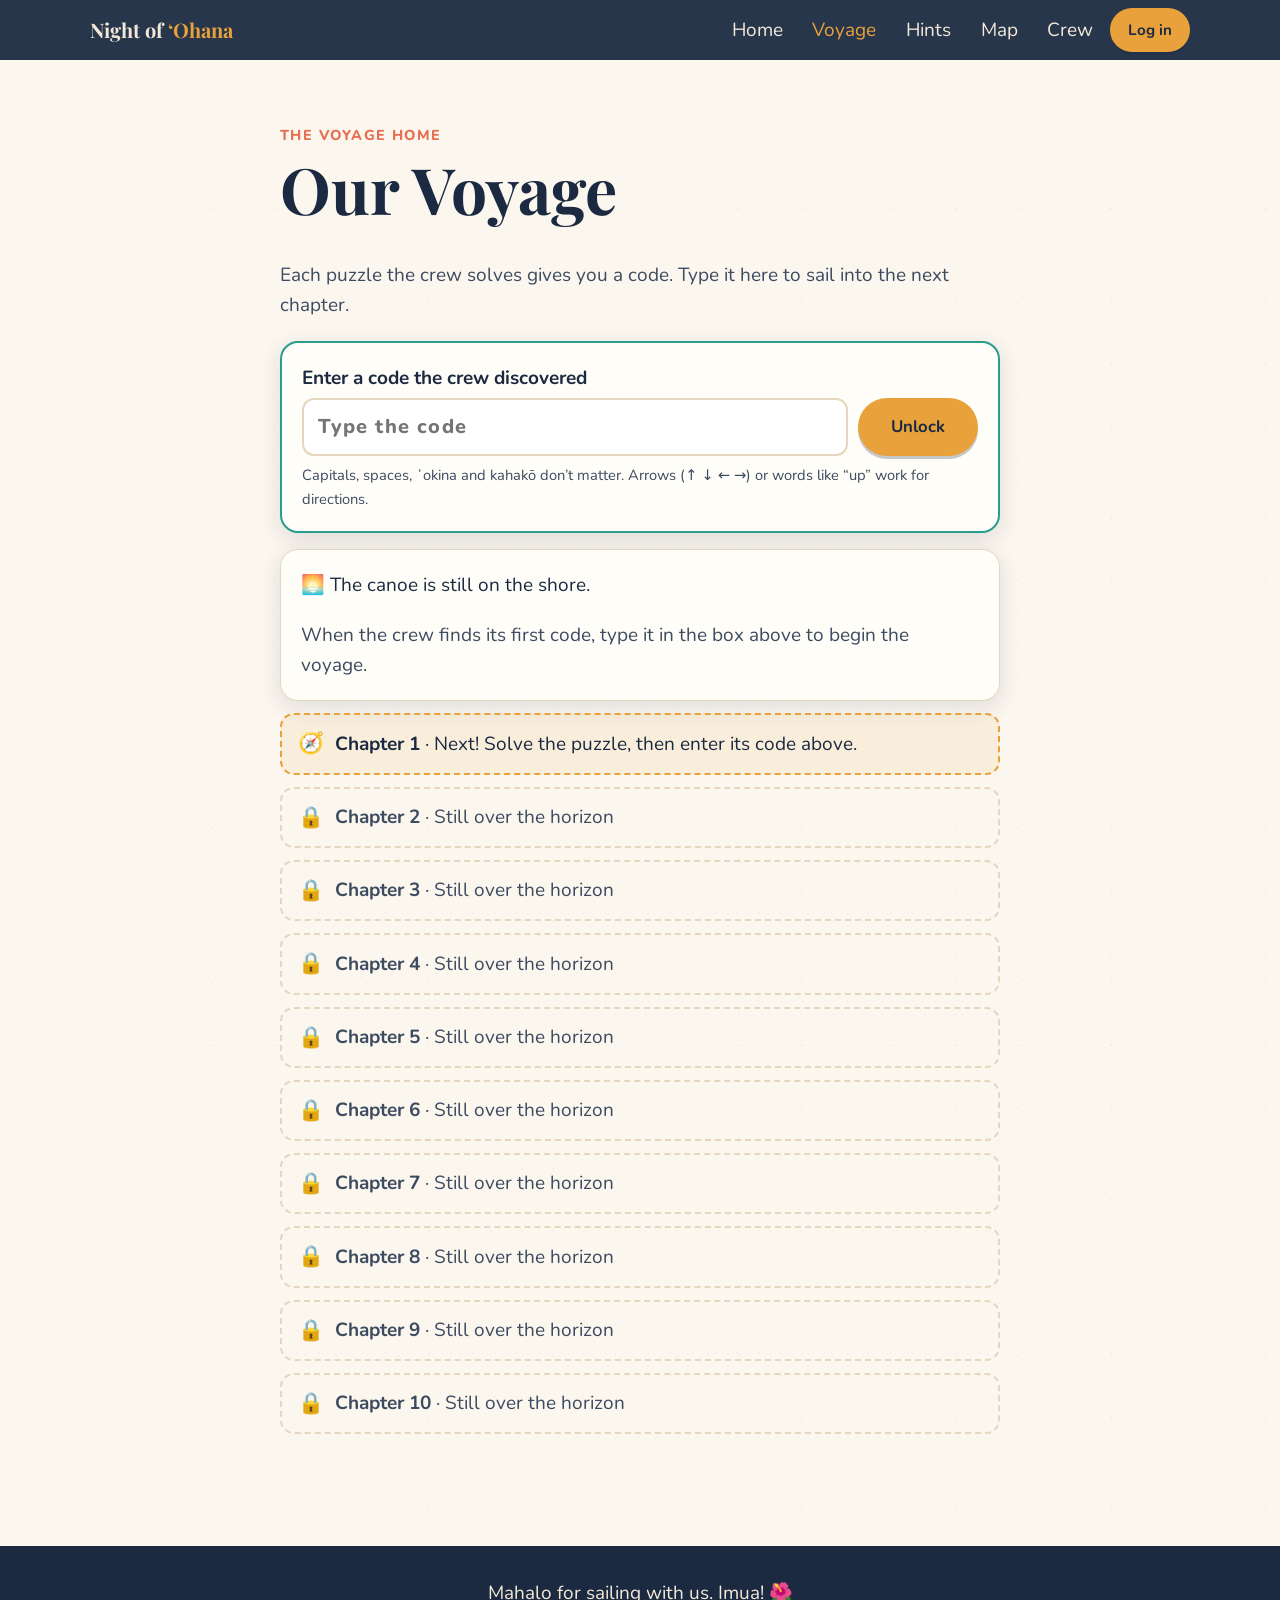
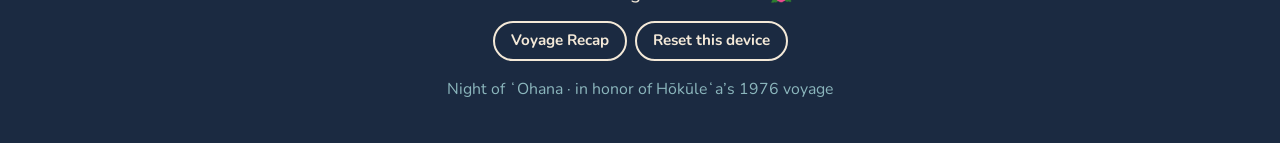
<file: voyage.html>
<!doctype html>
<html lang="en">
<head>
  <meta charset="utf-8">
  <meta name="viewport" content="width=device-width, initial-scale=1, viewport-fit=cover">
  <title>The Voyage · Night of ʻOhana</title>
  <meta name="description" content="Enter the codes your crew discovers to unlock each chapter of the voyage.">
  <meta name="robots" content="noindex, nofollow">
  <meta name="theme-color" content="#1B2A41">
  <link rel="icon" href="data:image/svg+xml,%3Csvg xmlns='http://www.w3.org/2000/svg' viewBox='0 0 100 100'%3E%3Ctext y='.9em' font-size='90'%3E%F0%9F%8C%BA%3C/text%3E%3C/svg%3E">
  <link rel="manifest" href="manifest.json">
  <meta name="apple-mobile-web-app-capable" content="yes">
  <meta name="apple-mobile-web-app-status-bar-style" content="black-translucent">
  <meta name="apple-mobile-web-app-title" content="ʻOhana Voyage">
  <link rel="preconnect" href="https://fonts.googleapis.com">
  <link rel="preconnect" href="https://fonts.gstatic.com" crossorigin>
  <link rel="stylesheet" href="https://fonts.googleapis.com/css2?family=Nunito:wght@400;700;800&family=Playfair+Display:ital,wght@0,600;0,700;1,600&display=swap">
  <link rel="stylesheet" href="css/style.css">
  <script type="module" src="js/voyage.js"></script>
</head>
<body>
  <a class="sr-only" href="#code-input">Skip to the code box</a>

  <header class="site-header">
    <div class="container">
      <a class="brand" href="./">Night of <span>ʻOhana</span></a>
      <nav class="site-nav" aria-label="Main">
        <a href="./">Home</a>
        <a href="voyage.html" aria-current="page">Voyage</a>
        <a href="hints.html">Hints</a>
        <a href="map.html">Map</a>
        <a href="./#crew">Crew</a>
        <a id="login-link" class="btn btn-small" href="me.html">Log in</a>
      </nav>
    </div>
  </header>

  <main id="main" class="section">
    <div class="container narrow">
      <p class="chapter-label">The Voyage Home</p>
      <h1>Our Voyage</h1>
      <p class="muted">Each puzzle the crew solves gives you a code. Type it here to sail into the next chapter.</p>

      <form id="code-form" class="card code-card" novalidate autocomplete="off">
        <label for="code-input">Enter a code the crew discovered</label>
        <div class="code-row">
          <input id="code-input" name="code" type="text" inputmode="text"
                 autocomplete="off" autocapitalize="characters" autocorrect="off" spellcheck="false"
                 placeholder="Type the code" aria-describedby="code-help code-msg">
          <button id="code-btn" class="btn" type="submit">Unlock</button>
        </div>
        <p id="code-help" class="muted small">Capitals, spaces, ʻokina and kahakō don’t matter. Arrows (↑ ↓ ← →) or words like “up” work for directions.</p>
        <p id="code-msg" class="code-msg" role="status" aria-live="polite"></p>
      </form>

      <p id="progress" class="progress muted" aria-live="polite"></p>

      <section aria-labelledby="chapters-title">
        <h2 id="chapters-title" class="sr-only">Chapters</h2>
        <div id="chapter-list" class="chapter-list">
          <p class="muted">Reading the logbook…</p>
        </div>
      </section>

      <noscript><p class="msg-error">Please turn on JavaScript to sail the voyage.</p></noscript>
    </div>
  </main>

  <footer class="site-footer">
    <div class="container">
      <p>Mahalo for sailing with us. Imua! 🌺</p>
      <div class="footer-actions">
        <a href="recap.html" class="btn btn-ghost btn-small">Voyage Recap</a>
        <button id="reset-btn" class="btn btn-ghost btn-small" type="button">Reset this device</button>
      </div>
      <small>Night of ʻOhana · in honor of Hōkūleʻa’s 1976 voyage</small>
    </div>
  </footer>
</body>
</html>
</file>
<file: css/style.css>
/* Night of ʻOhana — base styles shared by all pages.
   Palette & type: planning/08_STYLE_GUIDE.md §Visual Style. Gender-neutral palette only. */

/* Nunito's ʻokina (U+02BB) has wide spacing ("Hōkūle ʻ a"); borrow a tighter glyph from a local font. */
@font-face {
  font-family: "Okina";
  src: local("Segoe UI"), local("Roboto"), local("Helvetica Neue"), local("Arial");
  unicode-range: U+02BB, U+02BC;
}

:root {
  --night: #1B2A41;
  --teal: #2A9D8F;
  --foam: #A8DADC;
  --sand: #F4E9D8;
  --gold: #E9A23B;
  --coral: #E76F51;
  --palm: #5B8C5A;

  --ink: var(--night);
  --ink-soft: #3d4b60;
  --paper: #FBF6EE;
  --card: #FFFDF8;
  --line: #e4d6bf;

  --font-head: "Playfair Display", "Lora", Georgia, "Times New Roman", serif;
  --font-body: "Okina", "Nunito", "Segoe UI", system-ui, -apple-system, Roboto, Arial, sans-serif;

  --radius: 18px;
  --shadow: 0 6px 22px rgba(27, 42, 65, 0.12);
  --tap: 48px;
  --wrap: 1100px;
}

*, *::before, *::after { box-sizing: border-box; }

html { -webkit-text-size-adjust: 100%; scroll-behavior: smooth; }

body {
  margin: 0;
  font-family: var(--font-body);
  font-size: 18px;
  line-height: 1.6;
  color: var(--ink);
  background: var(--paper);
  /* faint paper texture */
  background-image:
    radial-gradient(rgba(233, 162, 59, 0.06) 1px, transparent 1px),
    radial-gradient(rgba(42, 157, 143, 0.05) 1px, transparent 1px);
  background-size: 22px 22px, 31px 31px;
  background-position: 0 0, 11px 7px;
}

img, svg { max-width: 100%; display: block; }

h1, h2, h3 {
  font-family: var(--font-head);
  line-height: 1.2;
  margin: 0 0 0.5em;
  color: var(--night);
}
h1 { font-size: clamp(2.2rem, 7vw, 4rem); }
h2 { font-size: clamp(1.6rem, 4.5vw, 2.3rem); }
h3 { font-size: 1.3rem; }

p { margin: 0 0 1em; }

a { color: #1f7a6f; text-underline-offset: 3px; }
a:hover { color: var(--coral); }

:focus-visible { outline: 3px solid var(--gold); outline-offset: 3px; border-radius: 6px; }

.container { width: min(100% - 2rem, var(--wrap)); margin-inline: auto; }
.section { padding: 3rem 0; }
.muted { color: var(--ink-soft); }
.center { text-align: center; }
.hidden { display: none !important; }
.sr-only {
  position: absolute; width: 1px; height: 1px; padding: 0; margin: -1px;
  overflow: hidden; clip: rect(0, 0, 0, 0); white-space: nowrap; border: 0;
}
a.sr-only:focus {
  position: fixed; top: 0.5rem; left: 0.5rem; z-index: 50;
  width: auto; height: auto; margin: 0; padding: 0.6rem 1rem; clip: auto;
  background: var(--gold); color: var(--night); border-radius: 999px;
}

/* ---------- header ---------- */
.site-header {
  position: sticky; top: 0; z-index: 20;
  background: rgba(27, 42, 65, 0.94);
  color: var(--sand);
  backdrop-filter: blur(6px);
  -webkit-backdrop-filter: blur(6px);
}
.site-header .container {
  display: flex; align-items: center; justify-content: space-between;
  gap: 0.75rem; min-height: 60px; flex-wrap: wrap;
}
.brand {
  font-family: var(--font-head); font-size: 1.25rem; font-weight: 700;
  color: var(--sand); text-decoration: none; white-space: nowrap;
}
.brand span { color: var(--gold); }
.site-nav { display: flex; align-items: center; gap: 0.25rem; flex-wrap: wrap; }
.site-nav a {
  color: var(--sand); text-decoration: none; padding: 0.55rem 0.8rem;
  border-radius: 999px; min-height: 44px; display: inline-flex; align-items: center;
}
.site-nav a:hover { background: rgba(255, 255, 255, 0.1); color: #fff; }
.site-nav a[aria-current="page"] { color: var(--gold); }
@media (max-width: 480px) {
  .site-nav { gap: 0; }
  .site-nav a { padding: 0.45rem 0.45rem; font-size: 0.88rem; }
  .site-nav a.btn { margin-left: 0.2rem; padding: 0.35rem 0.65rem; font-size: 0.85rem; }
}

/* ---------- buttons & forms ---------- */
.btn {
  display: inline-flex; align-items: center; justify-content: center; gap: 0.5em;
  min-height: var(--tap); padding: 0.7rem 1.4rem;
  font: 700 1.05rem/1.2 var(--font-body);
  color: var(--night); background: var(--gold);
  border: 2px solid transparent; border-radius: 999px;
  text-decoration: none; cursor: pointer;
  box-shadow: 0 3px 0 rgba(27, 42, 65, 0.25);
  transition: transform 0.15s ease, background 0.15s ease;
}
.btn:hover { background: #f0b555; color: var(--night); transform: translateY(-1px); }
.btn:active { transform: translateY(1px); box-shadow: none; }
.btn-teal { background: var(--teal); color: #fff; }
.btn-teal:hover { background: #33b1a2; color: #fff; }
.btn-ghost { background: transparent; color: inherit; border-color: currentColor; box-shadow: none; }
.btn-ghost:hover { background: rgba(255, 255, 255, 0.12); color: inherit; }
.btn-small { min-height: 40px; padding: 0.4rem 1rem; font-size: 0.95rem; }
.site-nav .btn { color: var(--night); padding: 0.4rem 1rem; }
.site-nav .btn:hover { color: var(--night); }
.site-nav .btn[aria-current="page"] { color: var(--night); box-shadow: 0 0 0 2px var(--sand); }

input[type="text"], input[type="password"], select {
  width: 100%; min-height: var(--tap);
  padding: 0.7rem 0.9rem; font: inherit; color: var(--ink);
  background: #fff; border: 2px solid var(--line); border-radius: 12px;
}
input:focus, select:focus { border-color: var(--teal); outline: none; box-shadow: 0 0 0 3px rgba(42, 157, 143, 0.25); }
label { font-weight: 700; display: block; margin-bottom: 0.3rem; }

.msg-error { color: #a8402a; font-weight: 700; }
.msg-ok { color: #2e6b2d; font-weight: 700; }

/* ---------- cards ---------- */
.card {
  background: var(--card);
  border: 1px solid var(--line);
  border-radius: var(--radius);
  box-shadow: var(--shadow);
  padding: 1.25rem;
}
.badge {
  display: inline-block; padding: 0.15rem 0.6rem; border-radius: 999px;
  font-size: 0.8rem; font-weight: 800; letter-spacing: 0.04em; text-transform: uppercase;
  background: var(--foam); color: var(--night);
}
.badge-new { background: var(--coral); color: #fff; }

/* ---------- hero ---------- */
.hero {
  position: relative; overflow: hidden;
  min-height: min(88vh, 720px);
  display: flex; align-items: flex-end;
  color: var(--sand);
  background:
    radial-gradient(ellipse at 50% 72%, rgba(233, 162, 59, 0.85) 0%, rgba(231, 111, 81, 0.55) 28%, transparent 60%),
    linear-gradient(180deg, #1B2A41 0%, #2b3d5a 30%, #7a5a63 55%, #E76F51 72%, #E9A23B 82%, #2A9D8F 83%, #1f6f68 100%);
  background-size: cover; background-position: center;
}
.hero.has-image { background-image: linear-gradient(180deg, rgba(27, 42, 65, 0.15) 0%, rgba(27, 42, 65, 0.75) 100%), var(--hero-img); }
.hero.has-image .hero-art { display: none; }
.hero-art { position: absolute; inset: 0; width: 100%; height: 100%; pointer-events: none; }
.hero-art .swell { animation: swell 7s ease-in-out infinite alternate; }
.hero-art .swell.s2 { animation-duration: 9s; animation-delay: -3s; }
.hero-art .canoe { animation: bob 5s ease-in-out infinite; transform-origin: 50% 50%; }
@keyframes swell { from { transform: translateX(-30px); } to { transform: translateX(30px); } }
@keyframes bob { 0%, 100% { transform: translateY(0) rotate(-0.6deg); } 50% { transform: translateY(6px) rotate(0.6deg); } }

.hero-content {
  position: relative; z-index: 1;
  padding: 6rem 0 3rem;
  text-shadow: 0 2px 12px rgba(27, 42, 65, 0.7);
}
.hero h1 { color: #fff; margin-bottom: 0.2em; }
.hero .eyebrow {
  font-weight: 800; letter-spacing: 0.12em; text-transform: uppercase;
  color: var(--gold); font-size: 0.95rem; margin-bottom: 0.5rem;
}
.hero .lede { font-size: clamp(1.1rem, 3vw, 1.4rem); max-width: 34ch; }
.hero-actions { display: flex; gap: 0.75rem; flex-wrap: wrap; margin-top: 1.5rem; text-shadow: none; }
.hero-actions .btn-ghost { color: #fff; }

/* ---------- prose (chapter text) ---------- */
.prose { max-width: 70ch; }
.story > p:first-child::first-letter {
  font-family: var(--font-head); font-size: 3.2em; float: left;
  line-height: 0.9; padding: 0.08em 0.12em 0 0; color: var(--teal);
}
.prose blockquote {
  margin: 1.5rem 0; padding: 1rem 1.25rem;
  border-left: 5px solid var(--gold);
  background: rgba(233, 162, 59, 0.1);
  border-radius: 0 12px 12px 0;
  font-family: var(--font-head); font-style: italic; font-size: 1.15em;
}
.prose blockquote p:last-child { margin-bottom: 0; }
.chapter-label {
  font-weight: 800; letter-spacing: 0.1em; text-transform: uppercase;
  color: var(--coral); font-size: 0.9rem; margin-bottom: 0.25rem;
}

/* ---------- wave divider ---------- */
.wave-divider { height: 40px; color: var(--foam); opacity: 0.7; }
.wave-divider svg { width: 100%; height: 100%; }

/* ---------- crew grid ---------- */
.crew-grid {
  display: grid; gap: 1.25rem;
  grid-template-columns: repeat(auto-fill, minmax(min(100%, 280px), 1fr));
  margin-top: 1.5rem;
}
.crew-card { display: flex; flex-direction: column; gap: 0.75rem; position: relative; }
.crew-top { display: flex; align-items: center; gap: 0.9rem; }
.avatar {
  position: relative; flex: none;
  width: 72px; height: 72px; border-radius: 50%;
  display: grid; place-items: center;
  font-family: var(--font-head); font-size: 1.9rem; font-weight: 700; color: #fff;
  background: linear-gradient(135deg, var(--teal), var(--palm));
  border: 3px solid var(--sand); box-shadow: 0 2px 8px rgba(27, 42, 65, 0.2);
  overflow: hidden;
}
.avatar img { position: absolute; inset: 0; width: 100%; height: 100%; object-fit: cover; }
.crew-card:nth-child(3n+2) .avatar { background: linear-gradient(135deg, var(--gold), var(--coral)); }
.crew-card:nth-child(3n) .avatar { background: linear-gradient(135deg, var(--night), var(--teal)); }
.crew-name { font-size: 1.35rem; margin: 0; }
.crew-role { margin: 0.1rem 0 0; color: var(--teal); font-weight: 800; line-height: 1.3; }
.crew-text { margin: 0; color: var(--ink-soft); }
.crew-meta { display: flex; gap: 0.5rem; flex-wrap: wrap; margin-top: auto; }
.chip {
  display: inline-flex; align-items: center; gap: 0.35rem;
  padding: 0.25rem 0.7rem; border-radius: 999px;
  background: var(--sand); border: 1px solid var(--line);
  font-size: 0.9rem; font-weight: 700;
}
.chip img { width: 20px; height: 20px; border-radius: 50%; object-fit: cover; flex: none; vertical-align: middle; }
.chip .ico { font-size: 1.05rem; line-height: 1; }
.chip-station { background: var(--night); color: var(--sand); border-color: var(--night); }

.crew-card.special {
  border: 2px solid var(--gold);
  background: linear-gradient(160deg, #fffaf0 0%, #fdf0d9 100%);
  animation: arrive 0.8s ease-out both;
}
.crew-card.special .avatar { background: linear-gradient(135deg, var(--gold), var(--night)); }
@keyframes arrive { from { opacity: 0; transform: translateY(14px) scale(0.97); } to { opacity: 1; transform: none; } }

/* ---------- me.html (login + orders) ---------- */
.narrow { max-width: 720px; }
.small { font-size: 0.92rem; }
.btn-block { width: 100%; }
.btn:disabled { opacity: 0.7; cursor: progress; transform: none; }
.login-card { display: flex; flex-direction: column; gap: 1.25rem; margin-top: 1.25rem; }
.name-picker { border: 0; margin: 0; padding: 0; min-width: 0; }
.name-picker legend { font-weight: 700; padding: 0; margin-bottom: 0.5rem; }
.name-grid {
  display: grid; gap: 0.6rem;
  grid-template-columns: repeat(auto-fill, minmax(min(100%, 150px), 1fr));
}
.name-tile {
  display: flex; flex-direction: row; align-items: center; gap: 0.65rem;
  min-height: 64px; padding: 0.5rem 0.75rem; text-align: left;
  font: inherit; color: var(--ink); cursor: pointer;
  background: #fff; border: 2px solid var(--line); border-radius: 14px;
  transition: border-color 0.15s ease, background 0.15s ease;
}
.name-tile:hover { border-color: var(--teal); }
.name-tile[aria-checked="true"] {
  border-color: var(--teal); background: rgba(42, 157, 143, 0.12);
  box-shadow: 0 0 0 3px rgba(42, 157, 143, 0.25);
}
.name-tile[aria-checked="true"] .name-tile-name::after { content: " ✓"; color: var(--teal); }
.name-tile-avatar {
  width: 42px; height: 42px; border-radius: 50%; overflow: hidden; flex: none;
  background: linear-gradient(135deg, var(--teal), var(--palm));
  border: 2px solid var(--sand); box-shadow: 0 1px 4px rgba(27, 42, 65, 0.15);
}
.name-tile-avatar img { width: 100%; height: 100%; object-fit: cover; }
.name-tile-text { display: flex; flex-direction: column; min-width: 0; }
.name-tile-name { font-weight: 800; font-size: 1.05rem; line-height: 1.2; }
.name-tile-role { font-size: 0.8rem; color: var(--ink-soft); line-height: 1.25; }
.field .small { margin: 0.35rem 0 0; }
#login-msg:empty { display: none; }
#login-msg { margin: 0; }

.role-card { margin: 1rem 0 1.25rem; }
.role-card .crew-card { border: 2px solid var(--teal); }
.crew-prop { margin: 0; }
.teaser { margin-bottom: 2rem; }
.teaser > :last-child, .order-body > :last-child { margin-bottom: 0; }
.orders h2 { margin-top: 0.5rem; }
#orders { display: flex; flex-direction: column; gap: 1rem; }
.order-card { max-width: none; border-left: 6px solid var(--gold); scroll-margin-top: 80px; }
.order-card .badge { vertical-align: middle; margin-left: 0.35rem; }
.orders-empty p:last-child { margin-bottom: 0; }
.switch-row { margin-top: 2rem; }

/* ---------- voyage.html (code box + chapters) ---------- */
.code-card { margin: 1.25rem 0 1rem; border: 2px solid var(--teal); }
.code-row { display: flex; gap: 0.6rem; flex-wrap: wrap; }
.code-row input {
  flex: 999 1 200px; min-height: 56px;
  font-size: 1.25rem; font-weight: 800; letter-spacing: 0.06em;
}
.code-row .btn { flex: 1 0 120px; min-height: 56px; }
.code-card .small { margin: 0.5rem 0 0; }
.code-msg { margin: 0.6rem 0 0; }
.code-msg:empty { display: none; }
.shake { animation: shake 0.4s ease; }
@keyframes shake {
  0%, 100% { transform: none; }
  20%, 60% { transform: translateX(-6px); }
  40%, 80% { transform: translateX(6px); }
}
.progress { margin: 0 0 1rem; font-weight: 700; }
.progress:empty { display: none; }

.chapter-list { display: flex; flex-direction: column; gap: 0.75rem; }
.chapter-list > * { scroll-margin-top: 80px; }
.voyage-empty p:last-child { margin-bottom: 0; }

.chapter-card { padding: 0; overflow: hidden; border-left: 6px solid var(--teal); }
.chapter-card > summary {
  list-style: none; cursor: pointer;
  display: flex; flex-direction: column; gap: 0.1rem;
  padding: 1rem 3rem 1rem 1.25rem; position: relative; min-height: var(--tap);
}
.chapter-card > summary::-webkit-details-marker { display: none; }
.chapter-card > summary::after {
  content: "▾"; position: absolute; right: 1.1rem; top: 50%;
  transform: translateY(-50%); font-size: 1.4rem; color: var(--teal);
  transition: transform 0.2s ease;
}
.chapter-card[open] > summary::after { transform: translateY(-50%) rotate(180deg); }
.chapter-card .chapter-label { margin: 0; }
.chapter-card .chapter-label .badge { vertical-align: middle; margin-left: 0.35rem; }
.chapter-title { font-family: var(--font-head); font-size: 1.4rem; font-weight: 700; line-height: 1.25; }
.chapter-body { padding: 0 1.25rem 1.25rem; }
.chapter-art { margin: 0 -1.25rem 1rem; }
.chapter-art img { width: 100%; max-height: 360px; object-fit: cover; }
.chapter-body .story { max-width: none; }
.short-toggle { color: var(--teal); margin-bottom: 1rem; }
.short-toggle:hover { background: rgba(42, 157, 143, 0.08); color: var(--teal); }
.chapter-crew { margin: 0.5rem 0 1rem; }
.on-deck {
  max-width: none; margin: 0.5rem 0 1rem; padding: 1rem 1.1rem;
  background: rgba(168, 218, 220, 0.25); border: 1px dashed var(--teal); border-radius: 12px;
}
.on-deck > :first-child { margin-top: 0; }
.on-deck > :last-child { margin-bottom: 0; }
.on-deck ul { margin: 0.5rem 0 0; padding-left: 1.2rem; }
.on-deck li + li { margin-top: 0.35rem; }
.orders-row { margin: 0; }
.orders-link { font-weight: 800; display: inline-flex; align-items: center; gap: 0.4rem; min-height: 44px; }

.chapter-locked {
  display: flex; align-items: center; gap: 0.7rem;
  padding: 0.75rem 1rem; border-radius: 14px;
  border: 2px dashed var(--line); color: var(--ink-soft);
}
.chapter-locked .lock { font-size: 1.3rem; }
.chapter-locked.is-next { border-color: var(--gold); background: rgba(233, 162, 59, 0.1); color: var(--ink); }
.hint-link { margin: 0.25rem 0 0; }

/* ---------- hints.html ---------- */
.hint-list { display: flex; flex-direction: column; gap: 0.9rem; margin-top: 1.5rem; }
.hint-list > * { scroll-margin-top: 80px; }
.hint-section-title { font-size: 1.35rem; margin: 0.75rem 0 0; }
.hint-card { border-left: 6px solid var(--gold); }
.hint-head { display: flex; flex-direction: column; gap: 0.1rem; margin: 0 0 0.75rem; font-family: var(--font-body); }
.hint-head .chapter-label, .hint-card summary .chapter-label { margin: 0; }
.hint-title { font-family: var(--font-head); font-size: 1.4rem; font-weight: 700; line-height: 1.25; color: var(--night); }
.badge-solved { background: var(--palm); color: #fff; vertical-align: middle; margin-left: 0.35rem; }

.hint-card.is-solved { padding: 0; border-left-color: var(--palm); }
.hint-card.is-solved > summary {
  list-style: none; cursor: pointer;
  display: flex; flex-direction: column; gap: 0.1rem;
  padding: 1rem 3rem 1rem 1.25rem; position: relative; min-height: var(--tap);
}
.hint-card.is-solved > summary::-webkit-details-marker { display: none; }
.hint-card.is-solved > summary::after {
  content: "▾"; position: absolute; right: 1.1rem; top: 50%;
  transform: translateY(-50%); font-size: 1.4rem; color: var(--palm);
  transition: transform 0.2s ease;
}
.hint-card.is-solved[open] > summary::after { transform: translateY(-50%) rotate(180deg); }
.hint-card.is-solved .hint-body { padding: 0 1.25rem 1.25rem; }

.tier-list { list-style: none; margin: 0; padding: 0; display: flex; flex-direction: column; gap: 0.6rem; }
.tier { margin: 0; }
.tier-btn { width: 100%; justify-content: flex-start; text-align: left; flex-wrap: wrap; }
.tier-sub { font-weight: 400; }
.tier-label {
  margin: 0 0 0.3rem; font-weight: 800; font-size: 0.85rem;
  letter-spacing: 0.06em; text-transform: uppercase; color: var(--teal);
}
.tier.is-open, .tier.is-confirm { padding: 0.85rem 1rem; border-radius: 12px; }
.tier.is-open { background: rgba(168, 218, 220, 0.25); border: 1px solid rgba(42, 157, 143, 0.35); }
.tier.just-opened { animation: arrive 0.4s ease-out both; }
.tier.is-confirm { background: rgba(233, 162, 59, 0.12); border: 2px solid var(--gold); }
.tier-text { max-width: none; }
.tier-text:focus { outline: none; }
.tier-text > :last-child, .tier-ask:last-child { margin-bottom: 0; }
.tier-ask { margin: 0 0 0.75rem; }
.tier-actions { display: flex; gap: 0.6rem; flex-wrap: wrap; }
.tier-actions .btn { flex: 1 1 160px; }
.not-yet { color: var(--ink); }
.not-yet:hover { background: rgba(27, 42, 65, 0.06); color: var(--ink); }
.tier.is-locked {
  display: flex; align-items: center; gap: 0.5rem; flex-wrap: wrap;
  padding: 0.65rem 1rem; border-radius: 12px; border: 2px dashed var(--line); color: var(--ink-soft);
}
.hint-footnote { margin-top: 2rem; }

/* ---------- map.html & tv mode styles ---------- */
.map-body { background: var(--paper); }
.map-main { padding: 1.5rem 1rem 3.5rem; }
.map-layout-wrap { max-width: 1540px; margin-inline: auto; width: 100%; }

.map-toolbar {
  display: flex; align-items: center; justify-content: space-between;
  gap: 1rem; flex-wrap: wrap; margin-bottom: 1.25rem;
}
.map-heading { font-size: clamp(1.4rem, 2.5vw, 2.1rem); margin: 0; color: var(--night); }
.toolbar-actions { display: flex; align-items: center; gap: 0.5rem; flex-wrap: wrap; }
.chip-progress {
  background: rgba(233, 162, 59, 0.2); color: var(--night);
  border: 1.5px solid var(--gold); font-weight: 800; font-size: 0.9rem; padding: 0.35rem 0.8rem;
}
.audio-btn.is-playing { background: rgba(42, 157, 143, 0.2); color: var(--teal); border-color: var(--teal); }

.map-tv-grid {
  display: grid; grid-template-columns: 1.18fr 1fr; gap: 1.5rem; align-items: start;
}

.map-canvas-card {
  background: #122336; border: 2px solid var(--line); border-radius: var(--radius);
  padding: 0.6rem; box-shadow: var(--shadow); overflow: hidden;
}
.map-svg-wrap { width: 100%; border-radius: 12px; overflow: hidden; }
.map-svg {
  width: 100%; height: auto; max-height: calc(100vh - 180px); display: block;
  filter: drop-shadow(0 4px 18px rgba(0, 0, 0, 0.3));
}

.waypoint { cursor: pointer; outline: none; transition: transform 0.2s ease; }
.waypoint:hover, .waypoint:focus-visible { filter: drop-shadow(0 0 6px rgba(233, 162, 59, 0.8)); }
.waypoint.is-unlocked .wp-ring { stroke: var(--gold); fill: #1B2A41; }
.waypoint.is-selected .wp-ring { fill: var(--gold); stroke: var(--coral); stroke-width: 3.5px; }
.waypoint.is-selected .wp-num { fill: var(--night); font-weight: 900; }
.waypoint.is-locked { opacity: 0.55; cursor: not-allowed; }

.canoe-marker {
  transition: transform 1.2s cubic-bezier(0.25, 1, 0.5, 1);
  will-change: transform; pointer-events: none;
}
.canoe-boat {
  animation: canoe-bob 3.8s ease-in-out infinite; transform-origin: 0 0;
}
@keyframes canoe-bob {
  0%, 100% { transform: translateY(0) rotate(0deg); }
  50% { transform: translateY(-4px) rotate(1.2deg); }
}
.beacon-pulse {
  animation: beacon-pulse 2.2s ease-out infinite; transform-origin: 0 0;
}
@keyframes beacon-pulse {
  0% { transform: scale(0.7); opacity: 0.9; }
  70% { transform: scale(1.6); opacity: 0; }
  100% { transform: scale(1.6); opacity: 0; }
}

.narration-tv-card {
  background: var(--card); border: 2px solid var(--line); border-radius: var(--radius);
  padding: 1.75rem 2rem; max-height: calc(100vh - 180px); overflow-y: auto; box-shadow: var(--shadow);
}
.narration-header {
  border-bottom: 2px solid rgba(228, 214, 191, 0.45); padding-bottom: 1rem; margin-bottom: 1.25rem;
}
.narration-meta {
  display: flex; align-items: center; justify-content: space-between; gap: 0.75rem; flex-wrap: wrap; margin-bottom: 0.4rem;
}
.chapter-nav-btns { display: flex; align-items: center; gap: 0.35rem; flex-wrap: wrap; }
.nav-arrow-btn { padding: 0.3rem 0.65rem; min-height: 36px; font-size: 0.88rem; }
.chapter-dropdown {
  min-height: 36px; padding: 0.25rem 0.6rem; border-radius: 999px;
  font-weight: 700; width: auto; font-size: 0.88rem; border: 2px solid var(--line); background: #fff;
}
.tv-story-title {
  font-family: var(--font-head); font-size: clamp(2rem, 3vw, 2.75rem);
  line-height: 1.15; margin: 0.3rem 0 0; color: var(--night);
}
.tv-story-body { display: flex; flex-direction: column; gap: 1rem; }
.tv-art-wrap {
  border-radius: 14px; overflow: hidden; max-height: 260px;
  box-shadow: 0 4px 16px rgba(0, 0, 0, 0.1); margin-bottom: 0.5rem;
}
.tv-art-wrap img { width: 100%; height: 100%; object-fit: cover; }
.tv-prose { font-size: clamp(1.2rem, 1.6vw, 1.45rem); line-height: 1.75; color: var(--ink); }
.tv-prose blockquote {
  font-family: var(--font-head); font-style: italic; font-size: 1.25em;
  border-left: 4px solid var(--gold); padding-left: 1.2rem; margin: 1.2rem 0; color: var(--night);
}
.tv-on-deck {
  background: rgba(233, 162, 59, 0.12); border-left: 4px solid var(--gold);
  border-radius: 12px; padding: 1rem 1.4rem; font-size: 1.1rem;
}
.story-toggle-row { margin-top: 0.5rem; }

.code-dock {
  position: fixed; bottom: 1.5rem; right: 1.5rem; z-index: 100;
  width: 350px; max-width: calc(100vw - 2rem);
  background: rgba(27, 42, 65, 0.95); color: var(--sand);
  backdrop-filter: blur(12px); -webkit-backdrop-filter: blur(12px);
  border: 2px solid rgba(233, 162, 59, 0.45); border-radius: 16px;
  box-shadow: 0 12px 35px rgba(0, 0, 0, 0.45); padding: 1rem 1.25rem;
  transition: transform 0.25s ease, opacity 0.25s ease;
}
.dock-header { display: flex; align-items: center; justify-content: space-between; gap: 0.5rem; }
.dock-title-group { display: flex; align-items: center; gap: 0.4rem; font-weight: 800; font-size: 1rem; color: var(--gold); }
.btn-dock-toggle {
  background: transparent; border: none; color: var(--sand); font-size: 1.4rem;
  cursor: pointer; padding: 0 0.4rem; line-height: 1;
}
.dock-desc { font-size: 0.9rem; color: var(--foam); margin: 0.5rem 0 0.75rem; }
.dock-input-row { display: flex; gap: 0.5rem; margin-bottom: 0.35rem; }
.dock-input-row input {
  flex: 1; min-height: 42px; padding: 0.5rem 0.8rem; font-size: 1rem;
  border-radius: 10px; border: 1.5px solid rgba(228, 214, 191, 0.4);
}
.dock-input-row .btn { min-height: 42px; padding: 0.5rem 1rem; font-size: 0.95rem; white-space: nowrap; }
.dock-help { font-size: 0.78rem; color: var(--foam); opacity: 0.85; margin: 0 0 0.5rem; }
.dock-msg { font-size: 0.9rem; font-weight: 700; margin: 0.35rem 0 0.5rem; min-height: 1.2em; }
.dock-footer-links {
  display: flex; justify-content: space-between; gap: 0.5rem;
  font-size: 0.82rem; margin-top: 0.5rem; border-top: 1px solid rgba(255, 255, 255, 0.12); padding-top: 0.5rem;
}
.dock-link { color: var(--foam); text-decoration: none; }
.dock-link:hover { color: var(--gold); }
.code-dock.is-collapsed .dock-body { display: none; }

.mobile-tabs { display: none; }

@media (max-width: 899px) {
  .mobile-tabs { display: flex; gap: 0.3rem; }
  .tab-btn {
    border-radius: 999px; padding: 0.35rem 0.75rem; font-size: 0.9rem; font-weight: 700;
    border: 1px solid var(--line); background: transparent; cursor: pointer; color: var(--ink);
  }
  .tab-btn.is-active { background: var(--gold); color: var(--night); border-color: var(--gold); }
  .map-tv-grid { grid-template-columns: 1fr; }
  .tab-hidden { display: none !important; }
  .map-svg { max-height: 70vh; }
  .narration-tv-card { max-height: none; overflow: visible; }
  .code-dock {
    position: sticky; bottom: 1rem; margin-top: 2rem;
    width: 100%; max-width: 100%; right: auto; left: auto;
  }
}

body.is-fullscreen {
  .site-header, .site-footer { display: none; }
  .map-main { padding: 0.5rem 1rem; }
  .map-svg { max-height: calc(100vh - 120px); }
  .narration-tv-card { max-height: calc(100vh - 120px); }
}

/* ---------- host console styles ---------- */
.host-page {
  background: var(--sand);
}
.host-header-inner {
  display: flex;
  align-items: center;
  justify-content: space-between;
  flex-wrap: wrap;
  gap: 0.5rem;
}
.brand-group {
  display: flex;
  align-items: center;
  gap: 0.6rem;
}
.badge-host {
  background: rgba(233, 162, 59, 0.2);
  color: var(--gold);
  border: 1px solid var(--gold);
  font-size: 0.72rem;
  letter-spacing: 0.05em;
  padding: 0.15rem 0.55rem;
}

.login-card {
  max-width: 500px;
  margin: 2rem auto;
  text-align: center;
}
.host-login-form {
  margin-top: 1.5rem;
  text-align: left;
}
.remember-row {
  margin-top: 0.75rem;
}
.checkbox-label {
  display: inline-flex;
  align-items: center;
  gap: 0.5rem;
  font-size: 0.92rem;
  cursor: pointer;
  user-select: none;
}
.checkbox-label input[type="checkbox"] {
  width: 1.1rem;
  height: 1.1rem;
  accent-color: var(--teal);
  cursor: pointer;
}

/* Host Header Card */
.host-hero-card {
  background: linear-gradient(135deg, rgba(27, 42, 65, 0.98) 0%, rgba(35, 55, 85, 0.95) 100%);
  color: var(--sand);
  border: 1px solid rgba(233, 162, 59, 0.35);
  margin-bottom: 2rem;
}
.host-hero-card .chapter-label {
  color: var(--coral);
}
.host-hero-card h1 {
  color: #fff;
  margin: 0.2rem 0;
}
.host-hero-card .muted {
  color: var(--foam);
}
.host-hero-content {
  display: flex;
  justify-content: space-between;
  align-items: flex-start;
  flex-wrap: wrap;
  gap: 1rem;
}
.device-status-badge {
  display: inline-flex;
  align-items: center;
  gap: 0.5rem;
  background: rgba(42, 157, 143, 0.2);
  border: 1px solid var(--teal);
  color: var(--foam);
  border-radius: 999px;
  padding: 0.4rem 0.9rem;
  font-size: 0.85rem;
  font-weight: 700;
}
.status-indicator {
  width: 10px;
  height: 10px;
  border-radius: 50%;
  background: #4ade80;
  box-shadow: 0 0 8px #4ade80;
}

.host-quick-nav {
  display: flex;
  flex-wrap: wrap;
  gap: 0.4rem;
  margin-top: 1.25rem;
  padding-top: 1rem;
  border-top: 1px solid rgba(255, 255, 255, 0.12);
}
.host-nav-pill {
  color: var(--sand);
  background: rgba(255, 255, 255, 0.08);
  border: 1px solid rgba(255, 255, 255, 0.15);
  padding: 0.35rem 0.75rem;
  border-radius: 999px;
  font-size: 0.82rem;
  font-weight: 700;
  text-decoration: none;
  transition: all 0.2s ease;
}
.host-nav-pill:hover {
  background: var(--gold);
  color: var(--night);
  border-color: var(--gold);
}

/* Sections */
.host-section {
  margin-bottom: 2rem;
}
.section-title-row {
  display: flex;
  justify-content: space-between;
  align-items: center;
  flex-wrap: wrap;
  gap: 0.75rem;
  margin-bottom: 0.5rem;
}
.section-tag {
  display: inline-block;
  text-transform: uppercase;
  letter-spacing: 0.08em;
  font-size: 0.75rem;
  font-weight: 800;
  color: var(--coral);
}
.host-section h2 {
  margin: 0.2rem 0;
  font-size: 1.6rem;
}

/* Overrides Panel */
.override-panel {
  background: rgba(42, 157, 143, 0.06);
  border: 1px solid rgba(42, 157, 143, 0.3);
  border-radius: var(--radius);
  padding: 1.25rem;
  margin-top: 1rem;
}
.override-controls {
  display: flex;
  flex-wrap: wrap;
  align-items: flex-end;
  gap: 1rem;
}
.override-select-group {
  flex: 1;
  min-width: 240px;
}
.override-btn-group {
  display: flex;
  flex-wrap: wrap;
  gap: 0.5rem;
}
.override-feedback {
  margin-top: 0.75rem;
  font-weight: 700;
  font-size: 0.95rem;
  color: var(--teal);
  min-height: 1.3em;
}
.progress-track-wrap {
  margin-top: 1.25rem;
  padding-top: 1rem;
  border-top: 1px solid var(--line);
}
.progress-track-label {
  display: block;
  font-size: 0.85rem;
  font-weight: 700;
  margin-bottom: 0.4rem;
  color: var(--ink);
}
.chapter-strip {
  display: flex;
  flex-wrap: wrap;
  gap: 0.4rem;
}
.strip-pill {
  padding: 0.25rem 0.6rem;
  border-radius: 6px;
  font-size: 0.8rem;
  font-weight: 700;
  border: 1px solid var(--line);
}
.strip-pill.is-unlocked {
  background: var(--teal);
  color: #fff;
  border-color: var(--teal);
}
.strip-pill.is-locked {
  background: rgba(0, 0, 0, 0.05);
  color: #888;
}
.override-links {
  display: flex;
  flex-wrap: wrap;
  gap: 0.5rem;
  margin-top: 1rem;
}

/* Master Checklist */
.checklist-filter-bar {
  display: flex;
  justify-content: space-between;
  align-items: center;
  flex-wrap: wrap;
  gap: 0.75rem;
  margin: 1.25rem 0 1.5rem;
}
.filter-btn-group {
  display: flex;
  gap: 0.3rem;
}
.filter-btn {
  padding: 0.35rem 0.75rem;
  border-radius: 999px;
  border: 1px solid var(--line);
  background: #fff;
  color: var(--ink);
  font-size: 0.85rem;
  font-weight: 700;
  cursor: pointer;
  transition: all 0.15s ease;
}
.filter-btn.is-active {
  background: var(--gold);
  border-color: var(--gold);
  color: var(--night);
}
#checklist-search, .crew-search-input {
  max-width: 320px;
  min-height: 40px;
  padding: 0.4rem 0.8rem;
  font-size: 0.9rem;
}

.steps-list {
  display: flex;
  flex-direction: column;
  gap: 1.25rem;
}
.step-card {
  border-left: 5px solid var(--gold);
  transition: all 0.2s ease;
}
.step-card.is-completed {
  border-left-color: var(--teal);
  background: rgba(42, 157, 143, 0.04);
  opacity: 0.85;
}
.step-card-header {
  display: flex;
  justify-content: space-between;
  align-items: flex-start;
  flex-wrap: wrap;
  gap: 0.75rem;
  margin-bottom: 0.75rem;
}
.step-badge-group {
  display: flex;
  align-items: center;
  gap: 0.75rem;
}
.step-number-badge {
  display: inline-flex;
  align-items: center;
  justify-content: center;
  width: 44px;
  height: 44px;
  border-radius: 12px;
  background: var(--night);
  color: var(--gold);
  font-family: var(--font-head);
  font-weight: 800;
  font-size: 1.15rem;
  flex-shrink: 0;
}
.step-title {
  margin: 0;
  font-size: 1.25rem;
}
.step-owner {
  margin: 0.15rem 0 0;
}
.step-checkbox-label {
  display: inline-flex;
  align-items: center;
  gap: 0.45rem;
  font-size: 0.9rem;
  font-weight: 700;
  cursor: pointer;
  user-select: none;
  background: rgba(0, 0, 0, 0.04);
  padding: 0.35rem 0.7rem;
  border-radius: 8px;
}
.step-checkbox {
  width: 1.2rem;
  height: 1.2rem;
  accent-color: var(--teal);
  cursor: pointer;
}

.step-answer-box {
  background: rgba(233, 162, 59, 0.12);
  border: 1.5px dashed var(--gold);
  border-radius: 12px;
  padding: 0.75rem 1rem;
  margin-bottom: 0.9rem;
}
.answer-label {
  font-size: 0.8rem;
  text-transform: uppercase;
  letter-spacing: 0.05em;
  font-weight: 800;
  color: var(--ink);
  opacity: 0.8;
}
.answer-display-row {
  display: flex;
  align-items: center;
  gap: 0.75rem;
  margin: 0.25rem 0;
}
.answer-value {
  font-family: monospace;
  font-size: 1.4rem;
  font-weight: 800;
  color: var(--night);
  background: #fff;
  padding: 0.2rem 0.6rem;
  border-radius: 6px;
  border: 1px solid rgba(0, 0, 0, 0.1);
}
.answer-value.is-placeholder {
  color: #a8402a;
  background: #fee;
}
.answer-note {
  margin: 0.3rem 0 0;
  color: var(--ink);
  font-style: italic;
}

.step-details-grid {
  display: grid;
  grid-template-columns: repeat(auto-fit, minmax(200px, 1fr));
  gap: 0.6rem;
  margin-bottom: 0.75rem;
}
.detail-item {
  background: #fff;
  border: 1px solid var(--line);
  border-radius: 8px;
  padding: 0.5rem 0.75rem;
  font-size: 0.9rem;
}
.detail-item.full-width {
  grid-column: 1 / -1;
}
.detail-label {
  font-weight: 700;
  color: #666;
  font-size: 0.78rem;
  text-transform: uppercase;
  display: block;
  margin-bottom: 0.15rem;
}
.detail-value {
  font-weight: 600;
  color: var(--night);
}
.step-unlock-row {
  display: flex;
  justify-content: space-between;
  align-items: center;
  flex-wrap: wrap;
  gap: 0.5rem;
  border-top: 1px solid var(--line);
  padding-top: 0.6rem;
  margin-top: 0.5rem;
}

/* Remote Navigator Grid */
.remote-grid {
  display: grid;
  grid-template-columns: repeat(auto-fit, minmax(320px, 1fr));
  gap: 1.25rem;
  margin-top: 1rem;
}
.remote-card {
  background: #fff;
}
.remote-top {
  display: flex;
  justify-content: space-between;
  align-items: flex-start;
  flex-wrap: wrap;
  gap: 1rem;
  margin-bottom: 1rem;
}
.remote-title {
  margin: 0;
  font-size: 1.35rem;
}
.remote-role {
  margin: 0.15rem 0 0.35rem;
}
.remote-phone-box {
  background: rgba(42, 157, 143, 0.1);
  border: 1.5px solid var(--teal);
  border-radius: 12px;
  padding: 0.6rem 0.85rem;
  text-align: center;
}
.remote-phone-label {
  display: block;
  font-size: 0.75rem;
  text-transform: uppercase;
  letter-spacing: 0.05em;
  font-weight: 800;
  color: var(--teal);
  margin-bottom: 0.15rem;
}
.remote-phone-number {
  font-family: monospace;
  font-size: 1.25rem;
  font-weight: 800;
  color: var(--night);
  display: block;
}
.phone-action-btns {
  display: flex;
  gap: 0.3rem;
  margin-top: 0.4rem;
}
.remote-window-box {
  background: rgba(233, 162, 59, 0.15);
  border-left: 3px solid var(--gold);
  border-radius: 6px;
  padding: 0.5rem 0.8rem;
  font-size: 0.9rem;
  margin-bottom: 1rem;
}
.remote-cues-box h4 {
  margin: 0.5rem 0;
  font-size: 1rem;
}
.remote-cues-list {
  display: flex;
  flex-direction: column;
  gap: 0.6rem;
}
.cue-card {
  background: #fdfaf6;
  border: 1px solid var(--line);
  border-radius: 8px;
  padding: 0.6rem 0.8rem;
}
.cue-text {
  margin: 0 0 0.4rem;
  font-size: 0.9rem;
  font-style: italic;
}
.cue-btns {
  display: flex;
  gap: 0.4rem;
}
.remote-flow-list {
  padding-left: 1.25rem;
  margin: 0.5rem 0;
  line-height: 1.6;
}
.remote-flow-list li {
  margin-bottom: 0.5rem;
}
.twin-check-box {
  background: rgba(231, 111, 81, 0.08);
  border: 1px solid rgba(231, 111, 81, 0.3);
  border-radius: 8px;
  padding: 0.5rem 0.75rem;
  margin-top: 0.3rem;
}
.label-badge {
  font-size: 0.75rem;
  font-weight: 800;
  text-transform: uppercase;
  color: var(--coral);
  display: block;
}
.twin-q-text {
  margin: 0.2rem 0 0;
  font-size: 0.92rem;
  font-weight: 600;
}
.contingency-box {
  background: #fcf4f2;
  border-left: 4px solid var(--coral);
  border-radius: 8px;
  padding: 0.75rem 1rem;
  margin-top: 1rem;
}
.contingency-box h4 {
  margin: 0 0 0.3rem;
  font-size: 0.95rem;
  color: #a8402a;
}

/* Host Tables */
.host-table {
  width: 100%;
  border-collapse: collapse;
  font-size: 0.9rem;
  background: #fff;
  border-radius: 8px;
  overflow: hidden;
}
.host-table th, .host-table td {
  padding: 0.65rem 0.8rem;
  border-bottom: 1px solid var(--line);
  text-align: left;
}
.host-table th {
  background: #f4ede3;
  font-weight: 800;
  font-size: 0.82rem;
  text-transform: uppercase;
  letter-spacing: 0.05em;
  color: var(--night);
}
.host-table tr:hover td {
  background: rgba(42, 157, 143, 0.03);
}
.host-crew-name-cell {
  display: flex;
  align-items: center;
  gap: 0.6rem;
}
.host-avatar-sm {
  width: 32px;
  height: 32px;
  border-radius: 50%;
  object-fit: cover;
  border: 2px solid var(--sand);
  box-shadow: 0 1px 3px rgba(27, 42, 65, 0.2);
  flex: none;
}
.host-token-cell {
  display: inline-flex;
  align-items: center;
  gap: 0.4rem;
}
.host-token-sm {
  width: 22px;
  height: 22px;
  border-radius: 50%;
  object-fit: cover;
  flex: none;
  vertical-align: middle;
}
.table-scroll {
  overflow-x: auto;
  border: 1px solid var(--line);
  border-radius: 8px;
  margin-top: 0.5rem;
}
.crew-table-wrap {
  overflow-x: auto;
  margin-top: 1rem;
  border: 1px solid var(--line);
  border-radius: 12px;
}
.passcode-code {
  font-family: monospace;
  font-weight: 800;
  font-size: 1rem;
  background: #f0f0f0;
  padding: 0.15rem 0.45rem;
  border-radius: 4px;
  margin-right: 0.35rem;
  color: var(--night);
}

/* Vault Accordion */
.vault-accordion {
  display: flex;
  flex-direction: column;
  gap: 0.75rem;
  margin-top: 1rem;
}
.vault-item {
  background: #fff;
  border: 1px solid var(--line);
  border-radius: var(--radius);
  overflow: hidden;
}
.vault-summary {
  padding: 0.85rem 1.25rem;
  background: #faf6f0;
  cursor: pointer;
  font-size: 1rem;
  user-select: none;
}
.vault-summary:hover {
  background: #f4ede3;
}
.vault-body {
  padding: 1.25rem;
  border-top: 1px solid var(--line);
}
.star-watches-box {
  display: grid;
  grid-template-columns: repeat(auto-fit, minmax(220px, 1fr));
  gap: 0.75rem;
  margin: 0.75rem 0;
}
.watch-card {
  background: #fbf9f5;
  border: 1px solid var(--line);
  border-radius: 8px;
  padding: 0.65rem 0.85rem;
}
.watch-title {
  margin: 0 0 0.25rem;
  font-size: 0.95rem;
}
.watch-digits {
  margin-top: 0.35rem;
  font-size: 0.88rem;
}
.font-mono {
  font-family: monospace;
}
.font-bold {
  font-weight: 800;
}
.text-center {
  text-align: center;
}
.mt-2 {
  margin-top: 1rem;
}

/* Contingencies */
.contingency-grid {
  display: grid;
  grid-template-columns: repeat(auto-fit, minmax(320px, 1fr));
  gap: 1.25rem;
  margin-top: 1rem;
}
.contingency-card {
  background: #fff;
}
.contingency-card h3 {
  margin-top: 0;
  font-size: 1.2rem;
}
.contingencies-list, .emergency-checklist {
  padding-left: 1.25rem;
  line-height: 1.6;
  font-size: 0.95rem;
}
.contingencies-list li {
  margin-bottom: 0.75rem;
}
.emergency-checklist {
  list-style: none;
  padding-left: 0;
}
.emergency-checklist li {
  margin-bottom: 0.6rem;
}
.emergency-checklist label {
  display: flex;
  align-items: center;
  gap: 0.6rem;
  cursor: pointer;
  font-weight: 600;
  font-size: 0.92rem;
}

/* Host Toast Notification */
.host-toast {
  position: fixed;
  bottom: 2rem;
  left: 50%;
  transform: translateX(-50%) translateY(100px);
  background: var(--night);
  color: var(--sand);
  border: 1px solid var(--gold);
  border-radius: 999px;
  padding: 0.6rem 1.4rem;
  font-size: 0.92rem;
  font-weight: 700;
  box-shadow: 0 8px 24px rgba(0, 0, 0, 0.4);
  z-index: 1000;
  opacity: 0;
  pointer-events: none;
  transition: transform 0.25s ease, opacity 0.25s ease;
}
.host-toast.is-visible {
  transform: translateX(-50%) translateY(0);
  opacity: 1;
}

.footer-actions {
  display: flex;
  justify-content: center;
  gap: 0.5rem;
  margin-bottom: 0.75rem;
}

/* ---------- post-event voyage recap ---------- */
.recap-hero {
  background: linear-gradient(180deg, var(--night) 0%, #233754 100%);
  color: var(--sand);
  padding: 3.5rem 1rem 3rem;
  border-bottom: 3px solid var(--gold);
}
.recap-hero .hero-badge {
  display: inline-block;
  font-size: 0.82rem;
  font-weight: 800;
  letter-spacing: 0.12em;
  text-transform: uppercase;
  color: var(--gold);
  background: rgba(233, 162, 59, 0.15);
  border: 1px solid rgba(233, 162, 59, 0.35);
  padding: 0.3rem 0.9rem;
  border-radius: 999px;
  margin-bottom: 1rem;
}
.recap-title {
  font-family: 'Playfair Display', Georgia, serif;
  font-size: clamp(2rem, 5vw, 3rem);
  font-weight: 700;
  color: #fff;
  margin: 0 0 1rem;
  line-height: 1.15;
}
.recap-subtitle {
  font-size: clamp(1rem, 2.2vw, 1.2rem);
  color: var(--sand);
  opacity: 0.95;
  max-width: 44rem;
  margin: 0 auto 2rem;
  line-height: 1.6;
}
.recap-stats-strip {
  display: flex;
  justify-content: center;
  gap: 1.5rem;
  flex-wrap: wrap;
  max-width: 46rem;
  margin: 0 auto;
  border-top: 1px solid rgba(244, 233, 216, 0.2);
  padding-top: 1.5rem;
}
.recap-stat {
  display: flex;
  flex-direction: column;
  align-items: center;
  min-width: 7.5rem;
}
.stat-num {
  font-family: 'Playfair Display', Georgia, serif;
  font-size: 2.2rem;
  font-weight: 700;
  color: var(--gold);
  line-height: 1;
}
.stat-label {
  font-size: 0.78rem;
  font-weight: 700;
  letter-spacing: 0.05em;
  text-transform: uppercase;
  color: var(--foam);
  margin-top: 0.35rem;
}

.recap-host-note {
  background: var(--sand-light);
  border: 1.5px dashed var(--gold);
  border-radius: 12px;
  padding: 1rem 1.25rem;
  margin-top: 1rem;
  box-shadow: 0 2px 8px rgba(0, 0, 0, 0.04);
}
.host-note-header {
  display: flex;
  align-items: center;
  gap: 0.5rem;
  color: var(--night);
  font-size: 0.95rem;
  margin-bottom: 0.35rem;
}
.host-note-icon {
  font-size: 1.2rem;
}
.host-note-body {
  margin: 0;
  font-size: 0.88rem;
  color: #555;
  line-height: 1.5;
}
.host-note-body code {
  background: rgba(0, 0, 0, 0.06);
  padding: 0.15rem 0.35rem;
  border-radius: 4px;
  font-size: 0.84rem;
}

/* Crew Mahalo Grid */
.recap-crew-grid {
  display: grid;
  grid-template-columns: repeat(auto-fit, minmax(280px, 1fr));
  gap: 1.25rem;
  margin-top: 1.5rem;
}
.recap-crew-card {
  background: #fff;
  border-radius: 12px;
  border: 1px solid var(--line);
  padding: 1.25rem;
  box-shadow: 0 4px 12px rgba(0, 0, 0, 0.05);
  display: flex;
  flex-direction: column;
  transition: transform 0.15s ease, box-shadow 0.15s ease;
}
.recap-crew-card:hover {
  transform: translateY(-2px);
  box-shadow: 0 8px 20px rgba(0, 0, 0, 0.08);
}
.recap-crew-header {
  display: flex;
  gap: 0.85rem;
  align-items: center;
  margin-bottom: 0.75rem;
}
.recap-avatar-wrap {
  position: relative;
  width: 54px;
  height: 54px;
  flex-shrink: 0;
}
.recap-avatar {
  width: 54px;
  height: 54px;
  border-radius: 50%;
  object-fit: cover;
  border: 2px solid var(--gold);
  background: var(--sand);
}
.recap-token-badge {
  position: absolute;
  bottom: -4px;
  right: -4px;
  width: 22px;
  height: 22px;
  background: #fff;
  border: 1.5px solid var(--teal);
  border-radius: 50%;
  display: flex;
  align-items: center;
  justify-content: center;
  font-size: 11px;
}
.recap-crew-meta {
  flex: 1;
  min-width: 0;
}
.recap-station-tag {
  font-size: 0.72rem;
  font-weight: 800;
  letter-spacing: 0.06em;
  text-transform: uppercase;
  color: var(--teal);
  display: block;
}
.recap-name {
  font-family: 'Playfair Display', Georgia, serif;
  font-size: 1.25rem;
  font-weight: 700;
  margin: 0.1rem 0;
  color: var(--night);
  line-height: 1.2;
}
.recap-role {
  font-size: 0.85rem;
  color: #666;
  font-weight: 600;
}
.recap-moment {
  margin: 0;
  font-size: 0.92rem;
  color: #333;
  line-height: 1.5;
  border-top: 1px dashed var(--line);
  padding-top: 0.75rem;
}

/* Gallery Moments Grid */
.recap-gallery-grid {
  display: grid;
  grid-template-columns: repeat(auto-fit, minmax(260px, 1fr));
  gap: 1.5rem;
  margin-top: 1.5rem;
}
.recap-photo-card {
  margin: 0;
  background: #fff;
  border-radius: 10px;
  border: 1px solid var(--line);
  box-shadow: 0 4px 12px rgba(0, 0, 0, 0.06);
  overflow: hidden;
  display: flex;
  flex-direction: column;
}
.recap-img-wrap {
  width: 100%;
  aspect-ratio: 4 / 3;
  overflow: hidden;
  background: var(--night);
}
.recap-photo {
  width: 100%;
  height: 100%;
  object-fit: cover;
  transition: transform 0.3s ease;
}
.recap-photo.is-fallback {
  opacity: 0.85;
}
.recap-photo-card:hover .recap-photo {
  transform: scale(1.03);
}
.recap-photo-caption {
  padding: 0.9rem 1rem 1.1rem;
}
.recap-photo-title {
  font-family: 'Playfair Display', Georgia, serif;
  font-size: 1.05rem;
  font-weight: 700;
  color: var(--night);
  margin-bottom: 0.3rem;
}
.recap-photo-text {
  margin: 0;
  font-size: 0.85rem;
  color: #555;
  line-height: 1.45;
}

/* Closing Card */
.recap-closing-card {
  background: #fff;
  border: 2px solid var(--sand);
  border-radius: 16px;
  padding: 2.5rem 1.5rem;
  max-width: 38rem;
  margin: 0 auto;
  box-shadow: 0 6px 20px rgba(0, 0, 0, 0.05);
}
.canoe-big-icon {
  font-size: 3rem;
  line-height: 1;
  margin-bottom: 0.75rem;
}
.closing-title {
  font-family: 'Playfair Display', Georgia, serif;
  font-size: 1.6rem;
  font-weight: 700;
  color: var(--night);
  margin: 0 0 0.9rem;
}
.closing-text {
  font-size: 1.05rem;
  color: #444;
  line-height: 1.65;
  font-style: italic;
  margin: 0 0 1.25rem;
}
.closing-signature {
  font-family: 'Playfair Display', Georgia, serif;
  font-size: 1.1rem;
  font-weight: 700;
  color: var(--coral);
  margin-bottom: 1.75rem;
}
.closing-actions {
  display: flex;
  justify-content: center;
  gap: 0.75rem;
  flex-wrap: wrap;
}

/* Section Compact */
.section-compact {
  padding-top: 1rem;
  padding-bottom: 1rem;
}



/* ---------- footer ---------- */
.site-footer {
  margin-top: 3rem; padding: 2rem 0 2.5rem;
  background: var(--night); color: var(--sand);
  text-align: center;
}
.site-footer p { margin: 0 0 0.75rem; }
.site-footer .btn-ghost { color: var(--sand); }
.site-footer small { color: var(--foam); opacity: 0.8; }


/* ---------- offline banner (service worker) ---------- */
.offline-banner {
  background: var(--night);
  color: var(--sand);
  border-bottom: 2px solid var(--gold);
  padding: 0.5rem 1rem;
  font-size: 0.9rem;
  font-weight: 700;
  text-align: center;
  position: sticky;
  top: 0;
  z-index: 100;
  box-shadow: 0 4px 12px rgba(27, 42, 65, 0.35);
  animation: slideDown 0.3s ease-out;
}
.offline-banner.is-online {
  background: #1f7a6f;
  border-bottom-color: var(--foam);
}
@keyframes slideDown {
  from { transform: translateY(-100%); opacity: 0; }
  to { transform: translateY(0); opacity: 1; }
}

/* ---------- motion & print ---------- */
@media (prefers-reduced-motion: reduce) {
  *, *::before, *::after { animation: none !important; transition: none !important; scroll-behavior: auto !important; }
}
@media (min-width: 900px) {
  body { font-size: 19px; }
  .section { padding: 4rem 0; }
}
</file>
